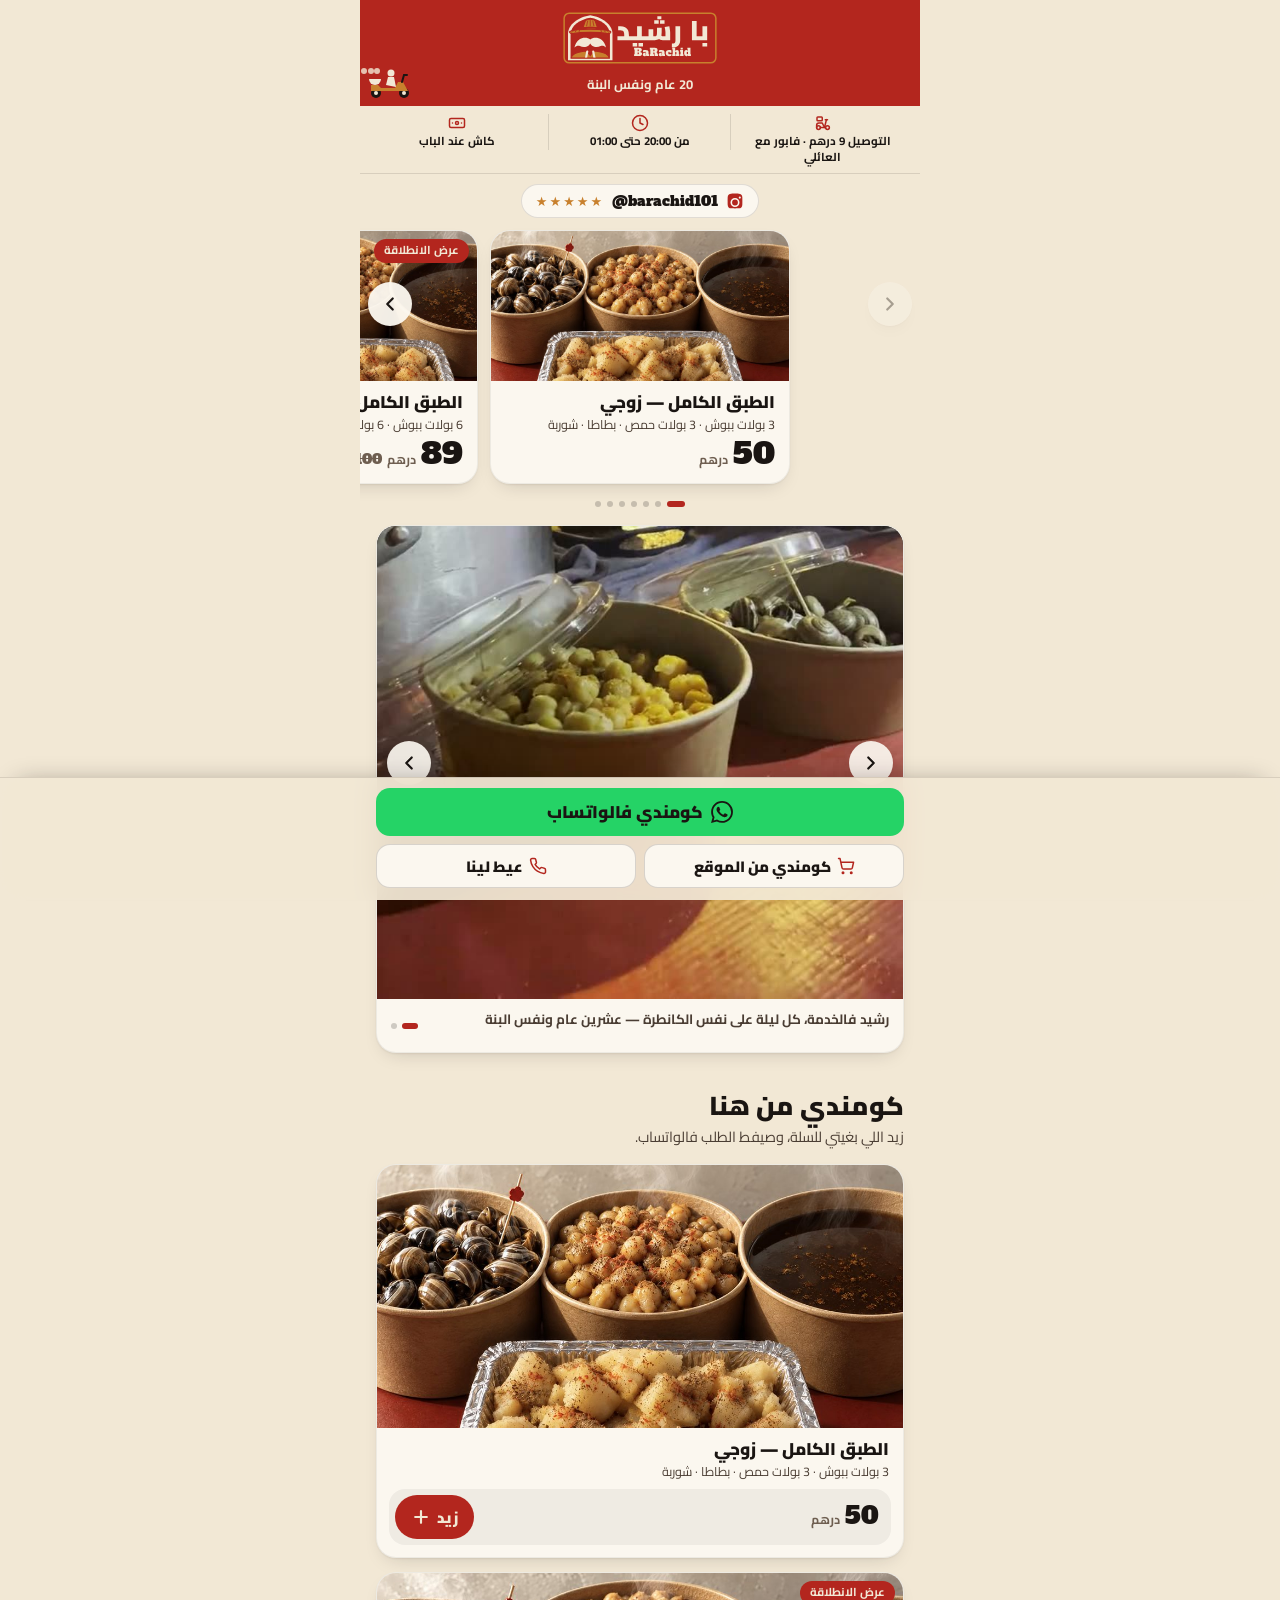
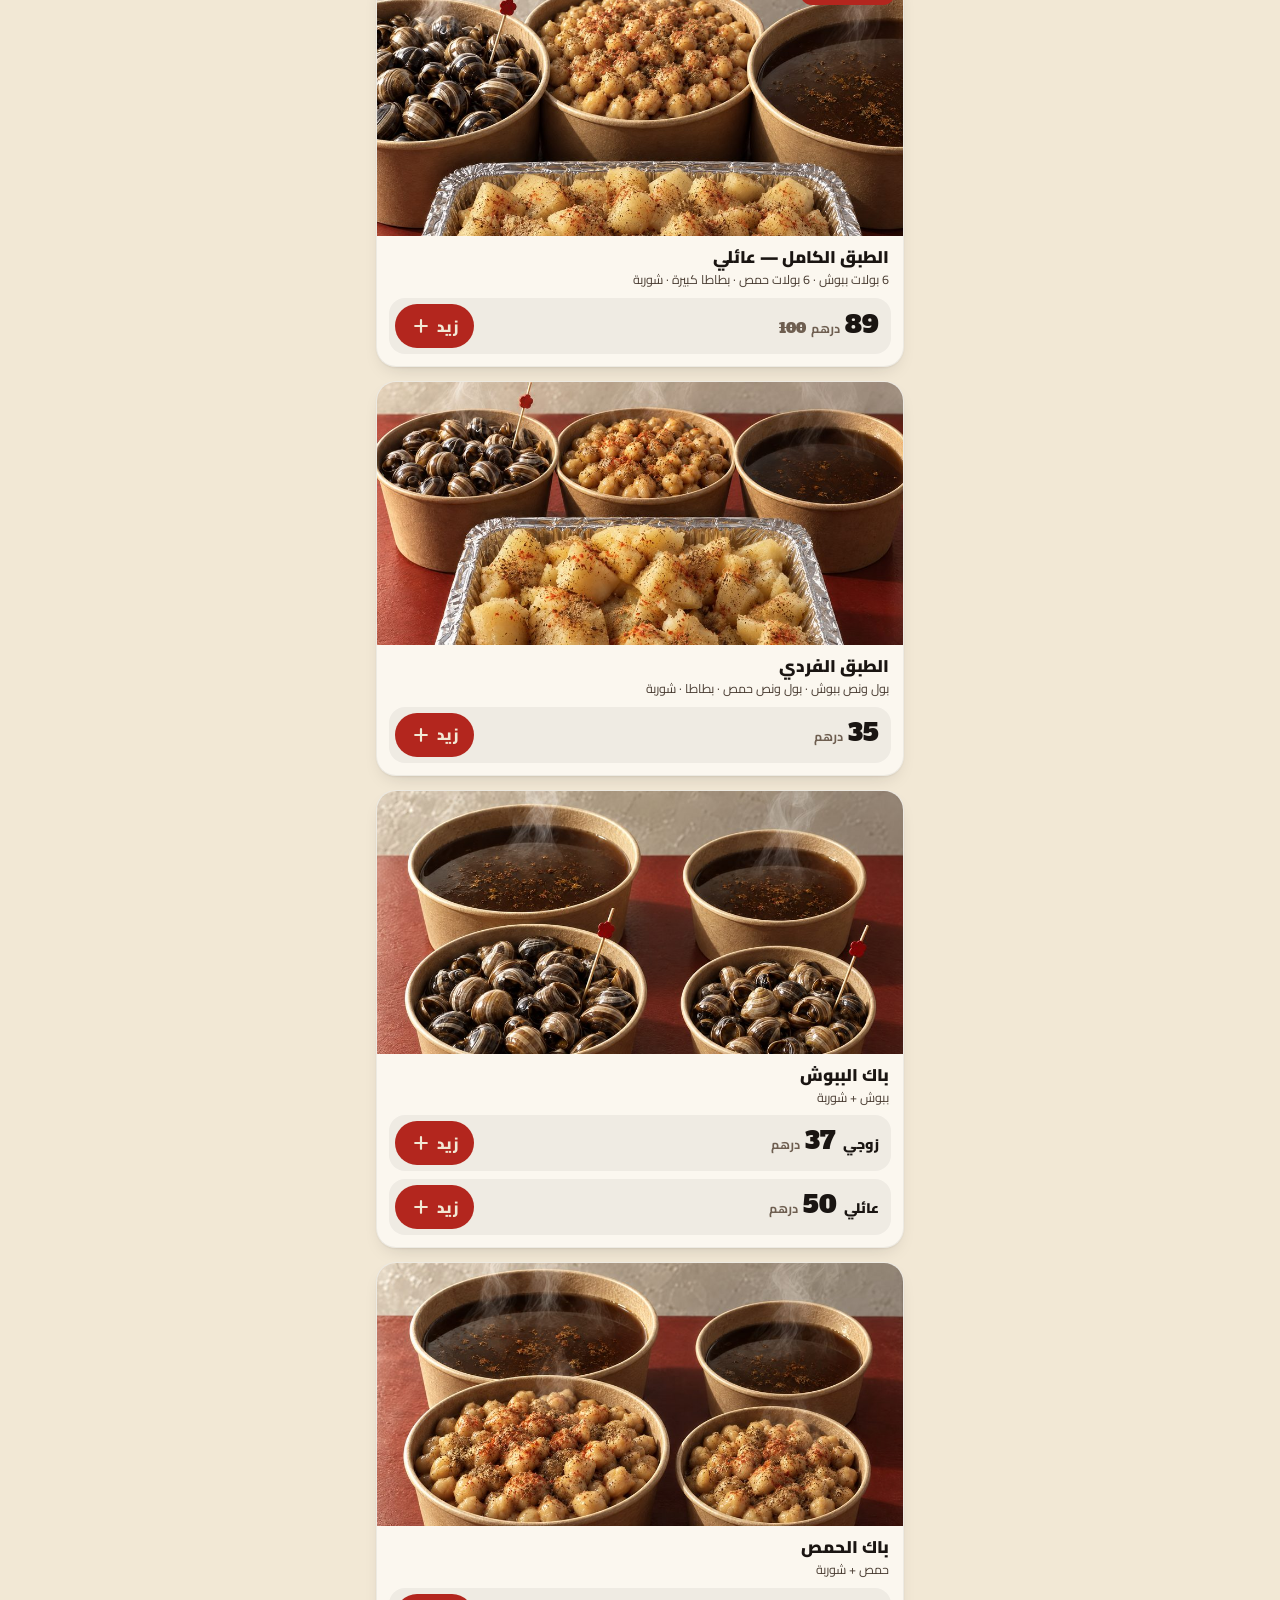
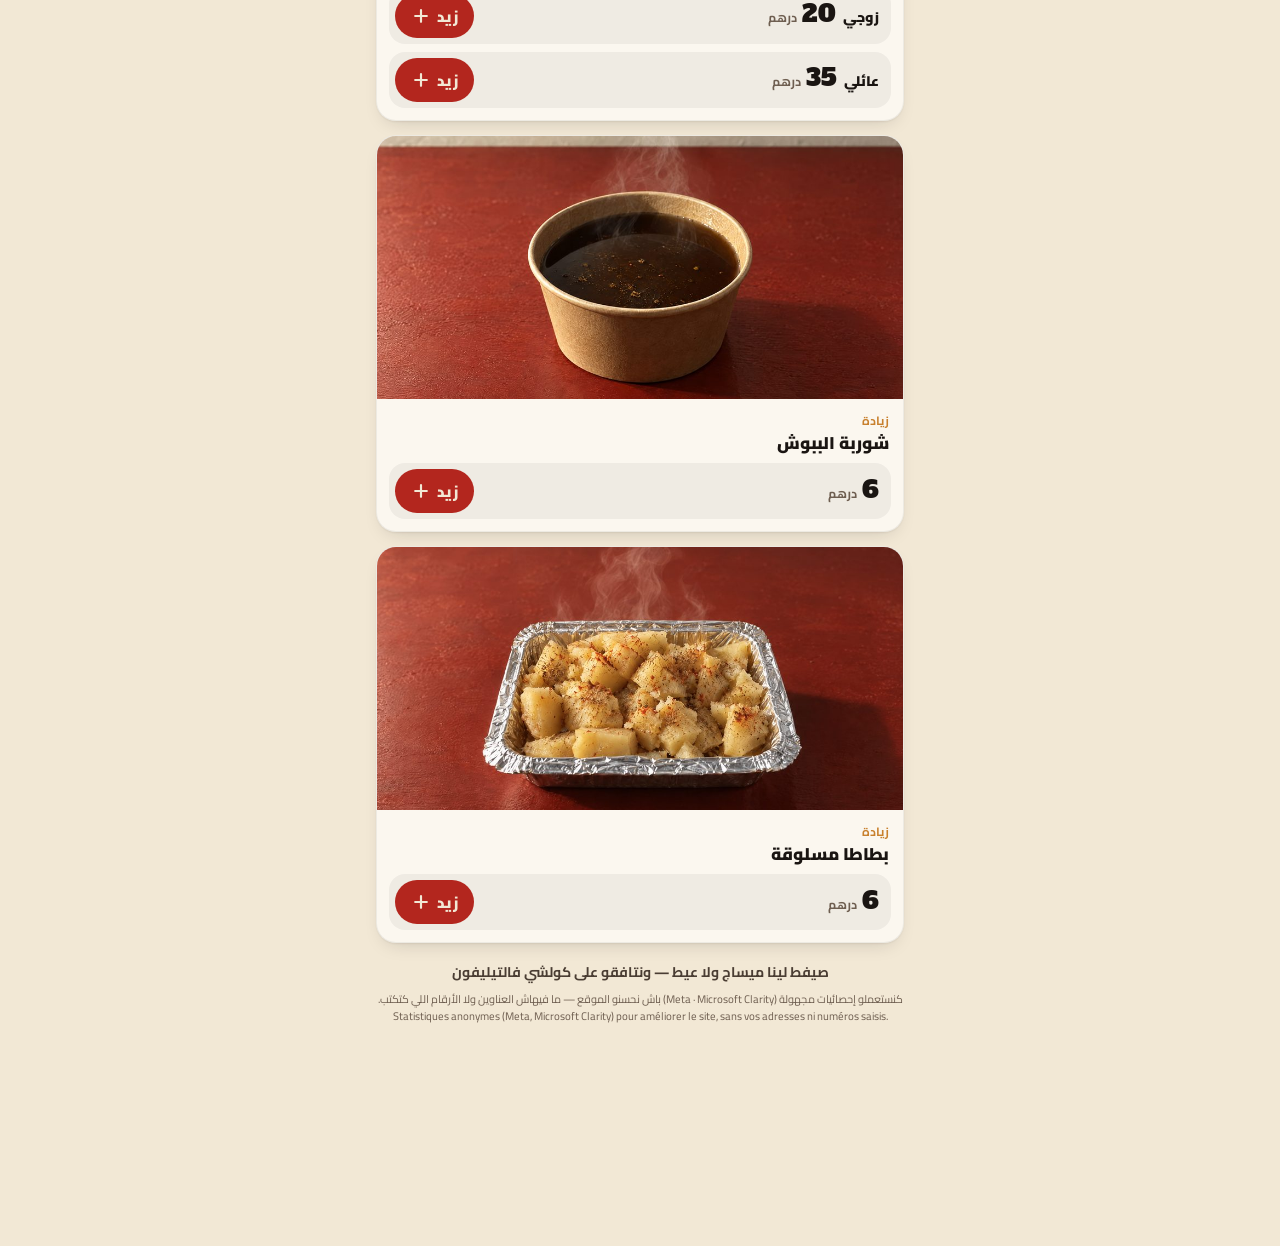
<file: index.html>
<!doctype html>
<html lang="ar" dir="rtl">
<head>
<meta charset="utf-8">
<!-- maximum-scale=1: no accidental zoom (double-tap, input focus) — this page is used like an app -->
<meta name="viewport" content="width=device-width, initial-scale=1, maximum-scale=1, viewport-fit=cover">
<title>با رشيد — ماكلة الشارع فطنجة</title>
<meta name="description" content="ببوش با رشيد فطنجة — 20 عام ونفس البنة. كومندي فالواتساب ولا عيط لينا. التوصيل 9 درهم، فابور مع الطبق العائلي.">
<meta name="theme-color" content="#B3261E">
<link rel="icon" href="favicon.ico" sizes="any">
<link rel="icon" type="image/png" sizes="32x32" href="favicon-32.png">
<link rel="icon" type="image/png" sizes="16x16" href="favicon-16.png">
<link rel="apple-touch-icon" href="apple-touch-icon.png">
<link rel="manifest" href="site.webmanifest">
<meta property="og:title" content="BaRachid · با رشيد">
<meta property="og:description" content="ببوش با رشيد فطنجة — 20 عام ونفس البنة. كومندي فالواتساب ولا عيط لينا.">
<meta property="og:image" content="https://barachid101.github.io/og-image-1200x630.png">
<meta property="og:image:width" content="1200">
<meta property="og:image:height" content="630">
<meta property="og:type" content="website">
<link rel="stylesheet" href="fonts/fonts.css">
<link rel="preload" as="image" href="img/p-complet-zouji-1017.jpg">

<!-- Meta pixel — the ONE deliberate external request (ad optimization). Async and
     failure-proof: if it never loads, the page works exactly the same. -->
<script>
!function(f,b,e,v,n,t,s){if(f.fbq)return;n=f.fbq=function(){n.callMethod?
n.callMethod.apply(n,arguments):n.queue.push(arguments)};if(!f._fbq)f._fbq=n;
n.push=n;n.loaded=!0;n.version='2.0';n.queue=[];t=b.createElement(e);t.async=!0;
t.src=v;s=b.getElementsByTagName(e)[0];s.parentNode.insertBefore(t,s)}(window,
document,'script','https://connect.facebook.net/en_US/fbevents.js');
fbq('init', '1383881153502599');
fbq('track', 'PageView');
</script>
<!-- Microsoft Clarity — heatmaps + session recordings (free). Masking is set to STRICT in
     the Clarity project settings, so typed addresses are never recorded. Same failure
     rule as the pixel: async, and the page never waits for it. Empty id = not loaded. -->
<script>
(function (c, l, a, r, i, t, y) {
  if (!i) return;
  c[a] = c[a] || function () { (c[a].q = c[a].q || []).push(arguments); };
  t = l.createElement(r); t.async = 1; t.src = 'https://www.clarity.ms/tag/' + i;
  y = l.getElementsByTagName(r)[0]; y.parentNode.insertBefore(t, y);
})(window, document, 'clarity', 'script', '');
</script>

<style>
  :root {
    --red: #B3261E; --amber: #C8802D; --cream: #F2E8D5; --ink: #1A1512;
    --card: #FBF7EF; --text2: #4A3D33; --muted: #6E5E50; --ph: #E7D6B8;
    --hair: rgba(26,21,18,.12); --line: rgba(26,21,18,.16); --tint: rgba(26,21,18,.05);
    --wa: #25D366; --ok: #1E7A46;
    --shadow: 0 1px 2px rgba(26,21,18,.06), 0 8px 20px -10px rgba(26,21,18,.22);
    --ease: cubic-bezier(.2,.8,.25,1);
    /* gallery card + photo geometry — ONE place to change after the photo shoot
       (fold test in landing_smoke.py guards the price-above-the-fold rule) */
    --card-w: min(69vw, 300px);
    --photo-h: calc(var(--card-w) / 2);
  }
  * { margin: 0; padding: 0; box-sizing: border-box; -webkit-tap-highlight-color: transparent; }
  /* the hidden attribute must beat display:flex/grid rules (cart bar, sheet rows) */
  [hidden] { display: none !important; }
  /* app feel: no double-tap zoom, no font inflation, no rubber-band pull on the page */
  html {
    scroll-behavior: smooth; background: var(--cream);
    -webkit-text-size-adjust: 100%; text-size-adjust: 100%;
    touch-action: manipulation; overscroll-behavior-y: none;
  }
  body {
    background: var(--cream); color: var(--ink);
    font-family: 'Cairo', system-ui, sans-serif; font-weight: 400;
    min-height: 100svh; display: flex; flex-direction: column; align-items: center;
    text-align: center; touch-action: pan-x pan-y;
    -webkit-user-select: none; user-select: none; -webkit-touch-callout: none;
  }
  input { -webkit-user-select: text; user-select: text; }
  button { font: inherit; color: inherit; -webkit-appearance: none; appearance: none; touch-action: manipulation; }
  :focus-visible { outline: 3px solid var(--amber); outline-offset: 2px; }
  .vh { position: absolute; width: 1px; height: 1px; overflow: hidden; clip: rect(0 0 0 0); white-space: nowrap; }
  .wrap { width: 100%; max-width: 560px; padding: 0 0 220px; }
  .pad { padding-left: 16px; padding-right: 16px; }
  .ic { width: 18px; height: 18px; flex-shrink: 0; fill: none; stroke: currentColor;
        stroke-width: 2; stroke-linecap: round; stroke-linejoin: round; }
  .num { font-family: 'Alfa Slab One', 'Cairo', sans-serif; font-weight: 400; }

  /* header band: sign plate + tagline; the rider rides along its bottom edge */
  .head { position: relative; overflow: hidden; background: var(--red);
          padding: calc(8px + env(safe-area-inset-top)) 16px 8px; }
  .plate { display: block; height: 60px; width: auto; margin: 0 auto; }
  /* inline-block: the box hugs the centred text (the rider check measures this box) */
  .tag { display: inline-block; color: var(--cream); font-size: 13px; font-weight: 700; line-height: 1.4; margin-top: 4px; }

  /* three equal columns — delivery, hours, cash — icon over label, one centre axis */
  .info {
    display: grid; grid-template-columns: repeat(3, minmax(0, 1fr)); align-items: start;
    padding: 8px 6px; border-bottom: 1px solid var(--hair);
  }
  .info > span {
    display: flex; flex-direction: column; align-items: center; gap: 2px; padding: 0 6px;
    font-size: 11.5px; font-weight: 700; line-height: 1.35;
  }
  .info > span + span { border-inline-start: 1px solid var(--hair); }
  .info .ic { width: 18px; height: 18px; color: var(--red); }

  /* Instagram + 5-star trust row */
  .igrow-wrap { margin: 10px 0 6px; }
  .igrow {
    display: inline-flex; align-items: center; gap: 8px; min-height: 34px;
    padding: 4px 14px; border-radius: 999px; text-decoration: none;
    background: var(--card); border: 1px solid var(--hair); color: var(--ink);
    transition: transform .12s var(--ease);
  }
  .igrow:active { transform: scale(.97); }
  .ig-ic { flex-shrink: 0; color: var(--red); }
  .ighandle { font-size: 14px; }
  .igstars { color: var(--amber); font-size: 13px; letter-spacing: 2px; }

  /* ── the card gallery — best-seller first, one card per swipe, every card centred ── */
  .gwrap { position: relative; }
  .gallery {
    display: flex; gap: 12px; overflow-x: auto; overscroll-behavior-x: contain;
    scroll-snap-type: x mandatory; -webkit-overflow-scrolling: touch;
    padding: 4px 0 16px; scrollbar-width: none;
  }
  .gallery::-webkit-scrollbar { display: none; }
  /* spacers instead of padding (Safari drops a scroller's end padding): each one is
     exactly the room that centres the first / last card */
  .gallery::before, .gallery::after { content: ''; flex: 0 0 calc((100% - var(--card-w)) / 2 - 12px); }
  /* the card is a button that flips: front = the order open and steaming, back = the same
     order closed with the red seal. The faces carry the look; the card only holds the 3D. */
  .gcard {
    flex: 0 0 var(--card-w); scroll-snap-align: center; scroll-snap-stop: always;
    position: relative; display: block; padding: 0; border: 0; background: none; cursor: pointer;
    text-align: right; color: var(--ink); font: inherit; perspective: 1400px;
    -webkit-user-select: none; user-select: none;
  }
  .gflip { position: relative; display: grid; transform-style: preserve-3d;
           transition: transform .7s cubic-bezier(.45,.05,.55,.95); }  /* symmetric: edge-on exactly at .35 s */
  .gcard.is-flipped .gflip { transform: rotateY(180deg); }
  .gface {
    grid-area: 1 / 1; display: block; overflow: hidden; border-radius: 20px;
    background: var(--card); border: 1px solid rgba(26,21,18,.06); box-shadow: var(--shadow);
    -webkit-backface-visibility: hidden; backface-visibility: hidden; transform: rotateY(0deg);
  }
  .gback { transform: rotateY(180deg); }
  /* Safari flattens 3D inside a horizontal scroller and then ignores backface-visibility,
     so each face also switches visibility at the exact midpoint of the turn (.35 s of .7 s) */
  .gfront, .gback { transition: visibility 0s linear .35s; }
  .gback, .gcard.is-flipped .gfront { visibility: hidden; }
  .gcard.is-flipped .gback { visibility: visible; }
  .gcard:focus-visible { outline: none; }
  .gcard:focus-visible .gface { outline: 3px solid var(--amber); outline-offset: 2px; }
  /* one-time hint that the row moves: the cards lean toward the next one and settle.
     A transform, never a scroll — it can't fight the snap. */
  .gallery.is-nudge .gcard { animation: peek 1.1s var(--ease); }
  @keyframes peek { 45% { transform: translateX(26px); } }
  .gphoto, .ophoto { position: relative; display: block; background: var(--ph); }
  .gphoto { height: var(--photo-h); }
  .gphoto img, .ophoto img {
    width: 100%; height: 100%; object-fit: cover; display: block;
    -webkit-user-drag: none; pointer-events: none;
  }
  .flipicon {
    position: absolute; bottom: 8px; left: 8px; width: 32px; height: 32px;
    border-radius: 50%; display: grid; place-items: center;
    background: rgba(242,232,213,.9); color: var(--ink);
  }
  .flipicon .ic { width: 16px; height: 16px; stroke-width: 2.2; }
  .badge {
    position: absolute; top: 8px; right: 8px; padding: 2px 10px; border-radius: 999px;
    font-size: 11.5px; font-weight: 700; line-height: 1.7;
  }
  .badge-amber { background: var(--amber); color: var(--ink); }
  .badge-red { background: var(--red); color: var(--cream); }
  .gbody, .obody { display: block; padding: 10px 14px 12px; }
  .gkick, .okick { display: block; font-size: 12px; font-weight: 700; color: var(--amber); }
  .gname, .oname { display: block; font-size: 17px; font-weight: 900; line-height: 1.35; }
  .gsub, .osub { display: block; font-size: 12.5px; color: var(--text2); line-height: 1.5; margin-top: 2px; }
  .gprice, .oprice { display: flex; align-items: baseline; gap: 5px; flex-wrap: wrap; }
  .gprice { margin-top: 4px; }
  .gprice b, .oprice b { font-family: 'Alfa Slab One', 'Cairo', sans-serif; font-weight: 400; color: var(--ink); font-size: 30px; line-height: 1; }
  .gprice small, .oprice small { font-size: 12.5px; font-weight: 700; color: var(--muted); }
  .gprice s, .oprice s { font-family: 'Alfa Slab One', 'Cairo', sans-serif; color: var(--muted); font-size: 14px; }
  .gprice .sz, .oprice .sz { font-size: 13px; font-weight: 700; color: var(--text2); }
  .gprice .sep { color: var(--muted); margin: 0 3px; }
  .gprice-2 b { font-size: 24px; }
  /* twin arrows: same size, same style, mirrored on the centre axis; they sit over the
     neighbour peeks, never over the centred card */
  .garrow {
    position: absolute; top: calc(4px + var(--photo-h) / 2 - 22px); z-index: 3;
    width: 44px; height: 44px; border-radius: 50%; border: none; cursor: pointer;
    display: grid; place-items: center;
    background: rgba(251,247,239,.96); color: var(--ink); box-shadow: var(--shadow);
    transition: opacity .2s, transform .12s var(--ease);
  }
  .garrow .ic { width: 22px; height: 22px; stroke-width: 2.4; }
  .garrow-l { left: 8px; }
  .garrow-r { right: 8px; }
  .garrow.is-end { opacity: .35; }
  .garrow:active { transform: scale(.92); }
  .dots { display: flex; gap: 6px; justify-content: center; margin: 0 0 4px; }
  .dot { width: 6px; height: 6px; border-radius: 999px; background: rgba(26,21,18,.2); transition: width .25s var(--ease), background .25s; }
  .dot.on { width: 18px; background: var(--red); }

  .vidbox { margin: 18px 16px 0; border-radius: 20px; overflow: hidden;
            background: var(--card); box-shadow: var(--shadow); border: 1px solid rgba(26,21,18,.06); }
  /* stacked clips, one visible; the stage keeps one fixed shape so nothing jumps */
  .vstage { position: relative; aspect-ratio: 720 / 648; background: var(--ink); overflow: hidden; touch-action: pan-y; }
  .vslide { position: absolute; inset: 0; width: 100%; height: 100%; object-fit: cover; display: block;
            opacity: 0; transition: opacity .45s ease; }
  .vslide.is-on { opacity: 1; }
  .varrow {
    position: absolute; top: 50%; margin-top: -22px; z-index: 2; width: 44px; height: 44px;
    border-radius: 50%; border: none; cursor: pointer; display: grid; place-items: center;
    background: rgba(251,247,239,.92); color: var(--ink); box-shadow: var(--shadow);
    transition: transform .12s var(--ease);
  }
  .varrow:active { transform: scale(.92); }
  .varrow .ic { width: 22px; height: 22px; stroke-width: 2.4; }
  .varrow-l { left: 10px; }
  .varrow-r { right: 10px; }
  .vfoot { display: flex; align-items: center; justify-content: space-between; gap: 10px; padding: 10px 14px; }
  .vdots { display: flex; gap: 5px; flex-shrink: 0; }
  .vdots span { width: 6px; height: 6px; border-radius: 999px; background: rgba(26,21,18,.2); transition: width .25s var(--ease), background .25s; }
  .vdots span.on { width: 16px; background: var(--red); }
  .vidcap { font-size: 13.5px; font-weight: 700; color: var(--text2); line-height: 1.6; min-height: 2.4em; }
  .privacy { margin: 6px 16px 0; font-size: 11px; line-height: 1.6; color: var(--muted); text-align: center; }
  .note { margin: 18px 16px 0; color: var(--text2); font-size: 14px; font-weight: 700; line-height: 1.7; }

  /* ordering options — fixed, always on screen. Grid: WA full width, then order + call
     as twins; the cart bar spans the top when the cart has items. Centred at max 528. */
  .actions {
    position: fixed; bottom: 0; right: 0; left: 0; z-index: 5;
    display: grid; grid-template-columns: repeat(2, minmax(0, 1fr)); gap: 8px;
    padding: 10px max(16px, calc((100% - 528px) / 2)) calc(12px + env(safe-area-inset-bottom));
    background: rgba(242,232,213,.94); border-top: 1px solid var(--hair);
    -webkit-backdrop-filter: saturate(1.5) blur(14px); backdrop-filter: saturate(1.5) blur(14px);
    box-shadow: 0 -10px 24px -18px rgba(26,21,18,.45);
  }
  .btn {
    display: flex; align-items: center; justify-content: center; gap: 8px;
    border-radius: 14px; text-decoration: none; white-space: nowrap;
    font-family: 'Cairo', sans-serif; font-weight: 900;
    transition: transform .12s var(--ease);
  }
  .btn:active { transform: scale(.97); }
  .btn .ic { width: 20px; height: 20px; }
  .btn-wa { grid-column: 1 / -1; min-height: 48px; font-size: 17px; background: var(--wa); color: var(--ink); }
  .wa-ic { flex-shrink: 0; }
  /* the twins: same surface, same border, same icon colour — labels shrink a little
     on 360 px phones so they never spill out */
  .btn-order, .btn-call {
    min-height: 44px; padding: 0 6px; gap: 6px; font-size: clamp(13px, 3.8vw, 15px);
    background: var(--card); color: var(--ink); border: 1px solid var(--line);
  }
  .btn-order .ic, .btn-call .ic { width: 18px; height: 18px; color: var(--red); }
  /* the order button steps aside while the add-to-cart section is on screen;
     the call button then takes the whole row */
  .btn-order.is-away { display: none; }
  .btn-order.is-away + .btn-call { grid-column: 1 / -1; }

  /* ── the in-page order section: same products stacked, + / stepper per size ── */
  .order { margin: 36px 16px 0; scroll-margin-top: 12px; text-align: right; }
  .order-h { font-size: 26px; font-weight: 900; line-height: 1.3; }
  .order-sub { color: var(--text2); font-size: 14.5px; margin: 2px 0 16px; line-height: 1.6; }
  .ocard {
    position: relative; overflow: hidden; border-radius: 20px; margin-bottom: 14px;
    background: var(--card); border: 1px solid rgba(26,21,18,.06); box-shadow: var(--shadow);
    transition: box-shadow .2s;
  }
  /* a ring, not a border: the in-cart state never shifts the card's content */
  .ocard.is-in-cart { box-shadow: 0 0 0 2px var(--red), var(--shadow); }
  .ophoto { aspect-ratio: 2 / 1; }
  .incart-tag {
    display: none; position: absolute; top: 8px; left: 8px; z-index: 1;
    align-items: center; gap: 4px; padding: 2px 10px 2px 8px; border-radius: 999px;
    background: var(--ink); color: var(--cream); font-size: 12px; font-weight: 700; line-height: 1.7;
  }
  .incart-tag .ic { width: 14px; height: 14px; stroke-width: 2.6; }
  .ocard.is-in-cart .incart-tag { display: inline-flex; }
  .obody { padding-bottom: 8px; }
  .orows { display: flex; flex-direction: column; gap: 8px; padding: 0 12px 12px; }
  .orow {
    display: flex; align-items: center; justify-content: space-between; gap: 10px;
    min-height: 56px; padding: 6px 12px 6px 6px; border-radius: 16px; background: var(--tint);
  }
  .oprice b { font-size: 24px; }
  .oprice .sz { font-size: 14px; color: var(--ink); font-weight: 900; margin-left: 2px; }
  /* qty control: «زيد +» pill while that size is not in the cart, red − n + stepper once it is */
  .qty {
    display: flex; align-items: center; flex-shrink: 0; height: 44px; border-radius: 999px;
    background: var(--red); color: var(--cream);
  }
  .qbtn, .obtn {
    height: 44px; min-width: 44px; border: none; border-radius: 999px; cursor: pointer;
    background: transparent; color: inherit; display: flex; align-items: center; justify-content: center;
  }
  .qbtn .ic, .obtn .ic { width: 20px; height: 20px; stroke-width: 2.6; }
  .obtn { gap: 6px; padding: 0 16px; font-family: 'Cairo', sans-serif; font-size: 15px; font-weight: 900; }
  .qn { min-width: 22px; text-align: center; font-family: 'Alfa Slab One', 'Cairo', sans-serif; font-size: 16px; }
  .qty .qbtn, .qty .qn { display: none; }
  .qty.is-in .qbtn, .qty.is-in .qn { display: flex; justify-content: center; }
  .qty.is-in .obtn { padding: 0; }
  .qty.is-in .add-lbl { display: none; }
  .qbtn:active, .obtn:active { background: rgba(0,0,0,.18); }
  .obtn.is-flash .ic { animation: pop .35s var(--ease); }
  @keyframes pop { 50% { transform: scale(1.45); } }

  /* cart bar — spans the top of the action grid; hidden when empty */
  #cart-empty { display: none !important; }
  .cartbar-btn {
    grid-column: 1 / -1; min-height: 50px; padding: 0 12px 0 14px;
    display: flex; align-items: center; justify-content: space-between;
    border: none; border-radius: 14px; cursor: pointer;
    background: var(--ink); color: var(--cream);
    font-family: 'Cairo', sans-serif; font-weight: 900; font-size: 15px;
    transition: transform .12s var(--ease);
    animation: rise .3s var(--ease);
  }
  .cartbar-btn:active { transform: scale(.98); }
  @keyframes rise { from { transform: translateY(12px); opacity: 0; } }
  .cartbar-live { display: flex; align-items: center; gap: 10px; }
  .cart-badge {
    display: inline-grid; place-items: center; min-width: 28px; height: 28px; padding: 0 6px; border-radius: 999px;
    background: var(--amber); color: var(--ink); font-family: 'Alfa Slab One', 'Cairo', sans-serif; font-size: 14px;
  }
  .cart-badge.is-bump { animation: bump .3s; }
  @keyframes bump { 50% { transform: scale(1.3); } }
  .cartbar-cta { display: inline-flex; align-items: center; gap: 2px; font-size: 14px; }
  .cartbar-cta .ic { width: 16px; height: 16px; }

  /* checkout sheet — behavior driven by js/app.js */
  .scrim {
    position: fixed; inset: 0; z-index: 50; background: rgba(26,21,18,.55);
    transition: opacity .25s; opacity: 0; pointer-events: none;
  }
  .scrim.is-open { opacity: 1; pointer-events: auto; }
  .sheet {
    position: fixed; right: 0; left: 0; bottom: 0; z-index: 60;
    display: flex; justify-content: center;
    transform: translateY(105%); visibility: hidden;
    transition: transform .3s var(--ease), visibility 0s linear .3s;
  }
  .sheet.is-open {
    transform: translateY(0); visibility: visible;
    transition: transform .3s var(--ease), visibility 0s;
  }
  .sheet.is-drag { transition: none; }
  .sheet-panel {
    width: 100%; max-width: 560px; background: var(--cream); color: var(--ink);
    border-radius: 24px 24px 0 0; max-height: 88vh; max-height: 88svh; overflow-y: auto;
    overscroll-behavior: contain;
    padding: 6px 16px calc(22px + env(safe-area-inset-bottom)); text-align: right;
    box-shadow: 0 -12px 32px -12px rgba(26,21,18,.4);
  }
  .sheet-grab { display: flex; justify-content: center; padding: 8px 0 12px; }
  .sheet-grab span { width: 40px; height: 5px; border-radius: 3px; background: rgba(26,21,18,.22); }
  .sheet-grab, .sheet-head { touch-action: none; }
  .sheet-head { display: flex; align-items: center; justify-content: space-between; margin-bottom: 14px; }
  .sheet-title { margin: 0; font-size: 22px; font-weight: 900; }
  .sheet-x {
    width: 44px; height: 44px; border-radius: 50%; cursor: pointer; border: none;
    background: var(--tint); color: var(--ink); display: grid; place-items: center;
  }
  .lines { display: flex; flex-direction: column; gap: 8px; }
  .line {
    display: flex; align-items: center; gap: 10px; padding: 10px 10px 10px 12px; border-radius: 16px;
    background: var(--card); border: 1px solid rgba(26,21,18,.06);
  }
  .line-txt { flex: 1; min-width: 0; }
  .line-name { font-size: 15px; font-weight: 900; line-height: 1.4; }
  .line-sub { font-size: 12.5px; color: var(--text2); margin-top: 1px; }
  .stepper { display: flex; align-items: center; gap: 2px; border-radius: 999px; padding: 2px; background: var(--tint); }
  .step-btn { width: 40px; height: 40px; border-radius: 50%; border: none; font-size: 20px; font-weight: 900; line-height: 1;
              cursor: pointer; display: grid; place-items: center; transition: transform .12s var(--ease); }
  .step-btn:active { transform: scale(.9); }
  .step-dec { background: var(--card); color: var(--ink); box-shadow: inset 0 0 0 1px var(--line); }
  .step-inc { background: var(--red); color: var(--cream); }
  .step-btn .ic { width: 18px; height: 18px; stroke-width: 2.6; }
  .line-qty { min-width: 22px; text-align: center; font-family: 'Alfa Slab One', 'Cairo', sans-serif; font-size: 15px; }
  .line-total { min-width: 56px; text-align: left; font-family: 'Alfa Slab One', 'Cairo', sans-serif; font-size: 15px; }
  .total-row {
    display: flex; align-items: baseline; justify-content: space-between;
    margin: 16px 2px 12px; padding-top: 14px; border-top: 1px solid var(--hair);
  }
  .total-lbl { font-size: 16px; font-weight: 700; }
  .total-val { font-family: 'Alfa Slab One', 'Cairo', sans-serif; font-size: 26px; color: var(--ink); line-height: 1; }
  .total-row-sub { margin: -4px 2px 0; padding-top: 0; border-top: 0; }
  .total-lbl-sub { font-size: 15px; color: var(--text2); }
  .total-val-sub { font-size: 16px; }
  .total-val-sub.is-free { font-family: 'Cairo', sans-serif; font-weight: 900; color: var(--ok); }
  .total-row-grand { margin-top: 10px; padding-top: 12px; border-top: 1px solid var(--hair); }
  .total-row-grand .total-val { font-size: 30px; }
  /* the unit is a quiet label next to the number, never as loud as the number */
  .total-val small, .line-total small { font-family: 'Cairo', sans-serif; font-weight: 700; font-size: 13px; color: var(--muted); margin-right: 3px; }
  .free-nudge {
    margin: 12px 0 0; padding: 12px 14px; border-radius: 14px;
    background: rgba(200,128,45,.16); border: 1px solid rgba(200,128,45,.35); font-size: 14px; font-weight: 700;
  }
  .addr-toggle {
    margin-top: 16px; width: 100%; min-height: 48px; padding: 0 14px; border-radius: 14px; cursor: pointer;
    border: 1.5px dashed var(--line); background: transparent; color: var(--ink);
    font-family: 'Cairo', sans-serif; font-size: 15px; font-weight: 700;
    display: flex; align-items: center; gap: 8px;
  }
  .addr-toggle .ic { width: 18px; height: 18px; color: var(--red); flex-shrink: 0; }
  .addr-toggle .addr-chev { margin-right: auto; transition: transform .2s var(--ease); }
  .addr-toggle[aria-expanded="true"] .addr-chev { transform: rotate(45deg); }
  .addr-box .addr-head { margin-top: 16px; }
  .sheet-foot {
    position: sticky; bottom: calc(-22px - env(safe-area-inset-bottom)); z-index: 2;
    margin: 14px -16px calc(-22px - env(safe-area-inset-bottom));
    padding: 4px 16px calc(14px + env(safe-area-inset-bottom));
    background: var(--cream); box-shadow: 0 -10px 16px -12px rgba(26,21,18,.35);
  }
  .sheet-foot .send-reassure { margin: 8px 2px 8px; }
  .addr-head { font-size: 17px; font-weight: 900; margin: 22px 0 2px; }
  .addr-hint { margin: 0 0 14px; font-size: 12.5px; line-height: 1.7; color: var(--text2); }
  .addr-lbl { display: block; font-size: 14px; font-weight: 700; margin-bottom: 6px; }
  .addr-fr { color: var(--muted); font-weight: 400; font-size: 12px; }
  .addr-lbl-gap { margin-top: 12px; }
  /* 16 px is the floor: iPhone zooms the whole page into any smaller input on focus */
  .addr {
    width: 100%; padding: 11px 14px; border-radius: 12px; background: var(--card);
    border: 1px solid var(--line); color: var(--ink); -webkit-appearance: none; appearance: none;
    font-family: 'Cairo', sans-serif; font-size: 16px; line-height: 1.6; outline: none; min-height: 48px;
    transition: border-color .15s, box-shadow .15s;
  }
  .addr::placeholder { color: var(--muted); }
  .addr:focus { border-color: var(--amber); box-shadow: 0 0 0 3px rgba(200,128,45,.22); }
  .locchip {
    margin-top: 12px; display: flex; align-items: center; gap: 8px; min-height: 44px;
    padding: 10px 14px; border-radius: 999px; font-size: 13.5px; font-weight: 700;
  }
  .locchip.is-ok { background: rgba(30,122,70,.12); border: 1px solid rgba(30,122,70,.45); color: #135C30; }
  .locchip.is-ok::before {
    content: ''; width: 18px; height: 18px; flex-shrink: 0; background: currentColor;
    -webkit-mask: url("data:image/svg+xml,%3Csvg xmlns='http://www.w3.org/2000/svg' viewBox='0 0 24 24' fill='none' stroke='black' stroke-width='2.6' stroke-linecap='round' stroke-linejoin='round'%3E%3Cpath d='M20 6 9 17l-5-5'/%3E%3C/svg%3E") center / contain no-repeat;
            mask: url("data:image/svg+xml,%3Csvg xmlns='http://www.w3.org/2000/svg' viewBox='0 0 24 24' fill='none' stroke='black' stroke-width='2.6' stroke-linecap='round' stroke-linejoin='round'%3E%3Cpath d='M20 6 9 17l-5-5'/%3E%3C/svg%3E") center / contain no-repeat;
  }
  .cta-ghost {
    width: 100%; border-radius: 12px; cursor: pointer; background: var(--card);
    border: 1px solid var(--line); color: var(--ink);
    font-family: 'Cairo', sans-serif; font-weight: 900;
    display: flex; align-items: center; justify-content: center; gap: 8px;
    transition: transform .12s var(--ease);
  }
  .cta-ghost:active { transform: scale(.98); }
  .cta-ghost .ic { color: var(--red); }
  .map-btn { margin-top: 12px; min-height: 48px; font-size: 15px; }
  .map-btn-opt { font-weight: 400; font-size: 13px; color: var(--text2); }

  /* ── full-screen location picker: slides up over the sheet; the pin is fixed at the
        centre and lifts while the map moves (the Glovo pattern) ── */
  .mapview {
    position: fixed; inset: 0; z-index: 80; display: flex; flex-direction: column;
    background: var(--cream); transform: translateY(100%); visibility: hidden;
    transition: transform .32s var(--ease), visibility 0s linear .32s;
  }
  .mapview.is-open { transform: none; visibility: visible; transition: transform .32s var(--ease), visibility 0s; }
  .mv-top {
    display: flex; align-items: center; justify-content: space-between; gap: 8px;
    padding: calc(8px + env(safe-area-inset-top)) 12px 8px; background: var(--cream);
    border-bottom: 1px solid var(--hair);
  }
  .mv-x {
    width: 44px; height: 44px; flex-shrink: 0; border-radius: 50%; border: none; cursor: pointer;
    background: var(--tint); color: var(--ink); display: grid; place-items: center;
  }
  .mv-ghost { visibility: hidden; }  /* mirrors the X so the title sits dead centre */
  .mv-title { font-size: 18px; font-weight: 900; }
  .mv-search { position: relative; z-index: 4; padding: 10px 12px; background: var(--cream); border-bottom: 1px solid var(--hair); }
  .mv-field {
    display: flex; align-items: center; gap: 8px; height: 48px; padding: 0 6px 0 14px; border-radius: 14px;
    background: var(--card); border: 1px solid var(--line); transition: border-color .15s, box-shadow .15s;
  }
  .mv-field:focus-within { border-color: var(--amber); box-shadow: 0 0 0 3px rgba(200,128,45,.22); }
  .mv-field > .ic { width: 20px; height: 20px; color: var(--muted); }
  /* 16 px: iPhone must not zoom in on focus */
  .mv-field input {
    flex: 1; min-width: 0; height: 100%; border: none; outline: none; background: transparent; color: var(--ink);
    font-family: 'Cairo', sans-serif; font-size: 16px; -webkit-appearance: none; appearance: none;
  }
  .mv-field input::placeholder { color: var(--muted); }
  .mv-field input::-webkit-search-cancel-button { display: none; }
  .mv-q-x {
    width: 36px; height: 36px; flex-shrink: 0; border: none; border-radius: 50%; cursor: pointer;
    background: var(--tint); color: var(--ink); display: grid; place-items: center;
  }
  .mv-q-x .ic { width: 16px; height: 16px; }
  .mv-results {
    position: absolute; left: 12px; right: 12px; top: calc(100% - 4px); list-style: none;
    max-height: 50vh; overflow-y: auto; overscroll-behavior: contain;
    background: var(--card); border-radius: 16px; box-shadow: 0 16px 32px -12px rgba(26,21,18,.45);
    border: 1px solid rgba(26,21,18,.08); padding: 4px 0;
  }
  .mv-res {
    display: flex; align-items: center; gap: 12px; width: 100%; min-height: 56px; padding: 8px 14px;
    border: none; background: transparent; cursor: pointer; text-align: right; color: var(--ink);
    font-family: 'Cairo', sans-serif;
  }
  .mv-res:active, .mv-res.is-active { background: var(--tint); }
  .mv-results li + li .mv-res { border-top: 1px solid var(--hair); }
  .mv-res .ic { width: 18px; height: 18px; color: var(--red); }
  .mv-res-txt { flex: 1; min-width: 0; }
  .mv-res-name { display: block; font-size: 15px; font-weight: 900; line-height: 1.4;
                 white-space: nowrap; overflow: hidden; text-overflow: ellipsis; }
  .mv-res-sub { display: block; font-size: 12.5px; color: var(--text2); line-height: 1.5;
                white-space: nowrap; overflow: hidden; text-overflow: ellipsis; }
  .mv-res-note { padding: 14px; font-size: 13.5px; font-weight: 700; color: var(--text2); line-height: 1.6; text-align: center; }
  .mv-mapwrap { position: relative; flex: 1; min-height: 0; background: #EDE6D8; }
  /* two classes: must beat maplibre-gl.css (.maplibregl-map { position: relative }), which loads later */
  .mv-mapwrap .mv-map { position: absolute; inset: 0; }
  .mv-pin {
    position: absolute; left: 50%; top: 50%; width: 40px; height: 52px;
    margin: -50px 0 0 -20px; pointer-events: none; z-index: 2;
  }
  .mv-pin svg { display: block; filter: drop-shadow(0 3px 4px rgba(26,21,18,.35)); transition: transform .2s var(--ease); }
  .mv-pin::after {   /* the spot on the ground the tip points at */
    content: ''; position: absolute; left: 50%; bottom: -4px; width: 12px; height: 5px; margin-left: -6px;
    border-radius: 50%; background: rgba(26,21,18,.35); transition: transform .2s var(--ease), opacity .2s;
  }
  .mapview.is-moving .mv-pin svg { transform: translateY(-12px); }
  .mapview.is-moving .mv-pin::after { transform: scale(.6); opacity: .6; }
  .mv-locate {
    position: absolute; left: 14px; bottom: 14px; z-index: 2; width: 48px; height: 48px; border-radius: 50%;
    border: none; cursor: pointer; display: grid; place-items: center;
    background: var(--card); color: var(--red); box-shadow: var(--shadow);
    transition: transform .12s var(--ease);
  }
  .mv-locate:active { transform: scale(.92); }
  .mv-locate .ic { width: 22px; height: 22px; }
  .mv-locate.is-busy .ic { animation: spin 1s linear infinite; }
  @keyframes spin { to { transform: rotate(360deg); } }
  .mv-msg {
    position: absolute; left: 16px; right: 16px; top: 16px; z-index: 3; padding: 10px 14px; border-radius: 14px;
    background: var(--ink); color: var(--cream); font-size: 13.5px; font-weight: 700; line-height: 1.6;
  }
  .mv-bottom {
    padding: 12px 16px calc(14px + env(safe-area-inset-bottom)); background: var(--cream);
    border-top: 1px solid var(--hair); box-shadow: 0 -10px 24px -18px rgba(26,21,18,.45);
  }
  .mv-hint { font-size: 13.5px; font-weight: 700; color: var(--text2); line-height: 1.6; margin-bottom: 10px; }
  .mv-confirm {
    width: 100%; min-height: 54px; border: none; border-radius: 14px; cursor: pointer;
    background: var(--red); color: var(--cream); font-family: 'Cairo', sans-serif; font-size: 18px; font-weight: 900;
    transition: opacity .2s, transform .12s var(--ease);
  }
  .mv-confirm:active { transform: scale(.98); }
  .mv-confirm[disabled] { opacity: .4; cursor: not-allowed; }
  /* MapLibre's own chrome, toned to the brand */
  .mapview .maplibregl-ctrl-attrib { font-size: 10px; background: rgba(251,247,239,.85); }
  .mapview .maplibregl-ctrl-bottom-right { bottom: 0; }
  .send-reassure { margin: 18px 2px 10px; text-align: center; font-size: 13.5px; font-weight: 700; line-height: 1.7; color: var(--text2); }
  .wa-btn {
    margin-top: 4px; width: 100%; min-height: 54px; border: none; border-radius: 14px;
    background: var(--wa); color: var(--ink);
    font-family: 'Cairo', sans-serif; font-size: 18px; font-weight: 900; cursor: pointer;
    display: flex; align-items: center; justify-content: center; gap: 10px;
    transition: opacity .2s, transform .12s var(--ease);
  }
  .wa-btn:active { transform: scale(.98); }
  .wa-btn[disabled] { cursor: not-allowed; opacity: .45; }
  .wa-btn.is-loading { cursor: progress; opacity: .8; }
  .sheet-note-sm { margin-top: 10px; display: flex; align-items: center; justify-content: center; gap: 6px;
                   font-size: 13px; font-weight: 700; color: var(--text2); }
  .sheet-note-sm .ic { width: 16px; height: 16px; }

  /* 320 px phones: the two-price line and the add pill tighten instead of wrapping */
  @media (max-width: 340px) {
    .gprice-2 b { font-size: 20px; }
    .gprice .sep { margin: 0 1px; }
    .obtn { padding: 0 12px; }
  }
  @media (prefers-reduced-motion: reduce) {
    *, *::before, *::after { animation: none !important; transition: none !important; scroll-behavior: auto !important; }
  }

  /* ── the delivery rider: pulls in from the LEFT edge of the header band and parks
        in the strip left of the plate, announces «وصل سخون وكيفور». Lives INSIDE the
        header and never crosses the plate or the tagline (landing_smoke samples the
        whole ride), so it can never cover a price, name, button or the brand. ── */
  #rider { position: absolute; bottom: 6px; left: -64px; z-index: 2; width: 48px; height: 36px; pointer-events: none; }
  #rider.is-run { left: 6px; transition: left 1.6s cubic-bezier(.2,.7,.3,1); }
  .rider-svg { display: block; width: 48px; height: 36px; transform: scaleX(-1); } /* drawn facing left; rides right */
  .rider-bubble {
    /* two short lines so it fits in the strip LEFT of the plate, even at 360 px */
    position: absolute; bottom: calc(100% + 2px); left: 0; width: 66px;
    text-align: center; line-height: 1.25;
    background: var(--cream); color: var(--ink); font-weight: 900; font-size: 11px;
    padding: 3px 6px; border-radius: 10px 10px 10px 3px;
    opacity: 0; transform: scale(.6); transform-origin: 0 100%; transition: opacity .25s, transform .25s;
  }
  #rider.is-said .rider-bubble { opacity: 1; transform: scale(1); }
  .rider-steam { position: absolute; top: 4px; left: 8px; opacity: 0; } /* over the bowl, which the mirror puts on the left */
  #rider.is-run .rider-steam { opacity: 1; }
  .rider-steam i {
    position: absolute; width: 6px; height: 6px; border-radius: 50%;
    background: rgba(242,232,213,.8); animation: rpuff 1s infinite;
  }
  .rider-steam i:nth-child(2) { right: 7px; animation-delay: .33s; }
  .rider-steam i:nth-child(3) { right: -6px; animation-delay: .66s; }
  @keyframes rpuff { 0% { transform: translateY(0) scale(.6); opacity: .9; } 100% { transform: translateY(-16px) scale(1.4); opacity: 0; } }
  @media (prefers-reduced-motion: reduce) { #rider { display: none; } }
</style>
</head>
<body>
<!-- icon sprite: 24 grid, 2 px stroke, round caps (style sheet). Use: <svg class="ic"><use href="#i-x"/></svg> -->
<svg width="0" height="0" style="position:absolute" aria-hidden="true">
  <symbol id="i-delivery" viewBox="0 0 24 24"><circle cx="6" cy="18" r="2.5"/><circle cx="18" cy="18" r="2.5"/><path d="M8.5 18H14l2.6-10.5"/><path d="M15 7.5h3"/><path d="M3.5 18v-3a3 3 0 0 1 3-3h4.5l3 6"/><rect x="4" y="4" width="7" height="5" rx="1"/></symbol>
  <symbol id="i-clock" viewBox="0 0 24 24"><circle cx="12" cy="12" r="10"/><path d="M12 6v6l4 2"/></symbol>
  <symbol id="i-cash" viewBox="0 0 24 24"><rect x="2" y="6" width="20" height="12" rx="2"/><circle cx="12" cy="12" r="2"/><path d="M6 12h.01M18 12h.01"/></symbol>
  <symbol id="i-cart" viewBox="0 0 24 24"><circle cx="8" cy="21" r="1"/><circle cx="19" cy="21" r="1"/><path d="M2.05 2.05h2l2.66 12.42a2 2 0 0 0 2 1.58h9.78a2 2 0 0 0 1.95-1.57l1.65-7.43H5.12"/></symbol>
  <symbol id="i-phone" viewBox="0 0 24 24"><path d="M22 16.92v3a2 2 0 0 1-2.18 2 19.79 19.79 0 0 1-8.63-3.07 19.5 19.5 0 0 1-6-6 19.79 19.79 0 0 1-3.07-8.67A2 2 0 0 1 4.11 2h3a2 2 0 0 1 2 1.72 12.84 12.84 0 0 0 .7 2.81 2 2 0 0 1-.45 2.11L8.09 9.91a16 16 0 0 0 6 6l1.27-1.27a2 2 0 0 1 2.11-.45 12.84 12.84 0 0 0 2.81.7A2 2 0 0 1 22 16.92z"/></symbol>
  <symbol id="i-pin" viewBox="0 0 24 24"><path d="M20 10c0 5-5.5 10.2-7.4 11.8a1 1 0 0 1-1.2 0C9.5 20.2 4 15 4 10a8 8 0 0 1 16 0"/><circle cx="12" cy="10" r="3"/></symbol>
  <symbol id="i-flip" viewBox="0 0 24 24"><path d="M3 12a9 9 0 0 1 15.5-6.2L21 8"/><path d="M21 3v5h-5"/><path d="M21 12a9 9 0 0 1-15.5 6.2L3 16"/><path d="M3 21v-5h5"/></symbol>
  <symbol id="i-check" viewBox="0 0 24 24"><path d="M20 6 9 17l-5-5"/></symbol>
  <symbol id="i-close" viewBox="0 0 24 24"><path d="M18 6 6 18M6 6l12 12"/></symbol>
  <symbol id="i-left" viewBox="0 0 24 24"><path d="m15 18-6-6 6-6"/></symbol>
  <symbol id="i-locate" viewBox="0 0 24 24"><circle cx="12" cy="12" r="7"/><circle cx="12" cy="12" r="2.5"/><path d="M12 2v3M12 19v3M2 12h3M19 12h3"/></symbol>
  <symbol id="i-search" viewBox="0 0 24 24"><circle cx="11" cy="11" r="7"/><path d="m20 20-3.5-3.5"/></symbol>
  <symbol id="i-plus" viewBox="0 0 24 24"><path d="M12 5v14M5 12h14"/></symbol>
  <symbol id="i-minus" viewBox="0 0 24 24"><path d="M5 12h14"/></symbol>
  <symbol id="i-right" viewBox="0 0 24 24"><path d="m9 18 6-6-6-6"/></symbol>
</svg>

<div class="wrap">
  <h1 class="vh">با رشيد — ببوش فطنجة، توصيل بالليل</h1>
  <div class="head">
    <img class="plate" src="img/logo-plate-1006.svg" alt="با رشيد — BaRachid" width="173" height="64">
    <div class="tag">20 عام ونفس البنة</div>
    <div id="rider" aria-hidden="true">
      <span class="rider-bubble">وصل سخون وكيفور</span>
      <!-- drawn facing LEFT, mirrored in CSS to ride in from the left; bowl on the back rack -->
      <svg class="rider-svg" viewBox="0 0 48 36">
        <circle cx="10" cy="29" r="5" fill="#1A1512"/><circle cx="38" cy="29" r="5" fill="#1A1512"/>
        <circle cx="10" cy="29" r="2" fill="#F2E8D5"/><circle cx="38" cy="29" r="2" fill="#F2E8D5"/>
        <path d="M6 27l5-9h5l3 6h14l3-3h7v6z" fill="#C8802D"/>
        <path d="M12 18l-2-7h-3" fill="none" stroke="#1A1512" stroke-width="2" stroke-linecap="round"/>
        <path d="M18 23l2-10h6l2 8z" fill="#F2E8D5"/>
        <circle cx="23" cy="9" r="3.5" fill="#F2E8D5"/>
        <path d="M33 15h12a6 6 0 0 1-12 0z" fill="#F2E8D5"/>
      </svg>
      <span class="rider-steam"><i></i><i></i><i></i></span>
    </div>
  </div>

  <div class="info">
    <span><svg class="ic"><use href="#i-delivery"/></svg><span>التوصيل 9 درهم · فابور مع العائلي</span></span>
    <span><svg class="ic"><use href="#i-clock"/></svg><span>من <bdi dir="ltr">20:00</bdi> حتى <bdi dir="ltr">01:00</bdi></span></span>
    <span><svg class="ic"><use href="#i-cash"/></svg><span>كاش عند الباب</span></span>
  </div>

  <div class="igrow-wrap pad">
    <a class="igrow" href="https://www.instagram.com/barachid101?igsi=a215ZDZtbWpqcXNz&amp;utm_source=qr"
       target="_blank" rel="noopener" aria-label="صفحتنا على إنستغرام — التقييم 5 نجوم">
      <svg class="ig-ic" viewBox="0 0 24 24" width="18" height="18" aria-hidden="true"><path fill="currentColor" d="M12 2.163c3.204 0 3.584.012 4.85.07 3.252.148 4.771 1.691 4.919 4.919.058 1.265.069 1.645.069 4.849 0 3.205-.012 3.584-.069 4.849-.149 3.225-1.664 4.771-4.919 4.919-1.266.058-1.644.07-4.85.07-3.204 0-3.584-.012-4.849-.07-3.26-.149-4.771-1.699-4.919-4.92-.058-1.265-.07-1.644-.07-4.849 0-3.204.013-3.583.07-4.849.149-3.227 1.664-4.771 4.919-4.919 1.266-.057 1.645-.069 4.849-.069zm0 5.838a6 6 0 1 0 0 12 6 6 0 0 0 0-12zm0 9.894a3.894 3.894 0 1 1 0-7.788 3.894 3.894 0 0 1 0 7.788zm6.406-11.845a1.44 1.44 0 1 0 0 2.881 1.44 1.44 0 0 0 0-2.881z"/></svg>
      <bdi dir="ltr" class="ighandle num">@barachid101</bdi>
      <span class="igstars" aria-hidden="true">★★★★★</span>
    </a>
  </div>

  <!-- best-seller first. Sealed back faces OFF since 2026-10-17 (Saif): the JS only flips a card
       that has a .gback, so restoring them = put the gback spans back (img/p-*-sealed-1011.jpg) -->
  <div class="gwrap">
  <button id="ar-l" class="garrow garrow-l" aria-label="الكارطة الجاية"><svg class="ic"><use href="#i-left"/></svg></button>
  <button id="ar-r" class="garrow garrow-r" aria-label="الكارطة اللي قبل"><svg class="ic"><use href="#i-right"/></svg></button>
  <div id="gallery" class="gallery" aria-label="الميني بالصور">
    <button type="button" class="gcard" data-card="complet-zouji" aria-label="الطبق الكامل — زوجي">
      <span class="gflip">
        <span class="gface gfront">
          <span class="gphoto"><img src="img/p-complet-zouji-1017.jpg" alt="الطبق الكامل — زوجي 50 درهم — 3 بولات ببوش · 3 بولات حمص · بطاطا · شوربة" width="960" height="480">
            </span>
          <span class="gbody" aria-hidden="true"><span class="gname">الطبق الكامل — زوجي</span>
          <span class="gsub">3 بولات ببوش · 3 بولات حمص · بطاطا · شوربة</span>
          <span class="gprice"><b>50</b><small>درهم</small></span></span>
        </span>
      </span>
    </button>
    <button type="button" class="gcard" data-card="complet-aili" aria-label="الطبق الكامل — عائلي">
      <span class="gflip">
        <span class="gface gfront">
          <span class="gphoto"><img src="img/p-complet-aili-1017.jpg" alt="الطبق الكامل — عائلي 89 درهم — 6 بولات ببوش · 6 بولات حمص · بطاطا كبيرة · شوربة" loading="lazy" width="960" height="480">
            <span class="badge badge-red">عرض الانطلاقة</span></span>
          <span class="gbody" aria-hidden="true"><span class="gname">الطبق الكامل — عائلي</span>
          <span class="gsub">6 بولات ببوش · 6 بولات حمص · بطاطا كبيرة · شوربة</span>
          <span class="gprice"><b>89</b><small>درهم</small><s>100</s></span></span>
        </span>
      </span>
    </button>
    <button type="button" class="gcard" data-card="fardi" aria-label="الطبق الفردي">
      <span class="gflip">
        <span class="gface gfront">
          <span class="gphoto"><img src="img/p-fardi-1017.jpg" alt="الطبق الفردي — 35 درهم" loading="lazy" width="960" height="480">
            </span>
          <span class="gbody" aria-hidden="true"><span class="gname">الطبق الفردي</span>
          <span class="gsub">بول ونص ببوش · بول ونص حمص · بطاطا · شوربة</span>
          <span class="gprice"><b>35</b><small>درهم</small></span></span>
        </span>
      </span>
    </button>
    <button type="button" class="gcard" data-card="babbouche" aria-label="باك الببوش">
      <span class="gflip">
        <span class="gface gfront">
          <span class="gphoto"><img src="img/p-babbouche-1017.jpg" alt="باك الببوش — زوجي 37 · عائلي 50" loading="lazy" width="960" height="480">
            </span>
          <span class="gbody" aria-hidden="true"><span class="gname">باك الببوش</span>
          <span class="gsub">ببوش + شوربة</span>
          <span class="gprice gprice-2"><span class="sz">زوجي</span><b>37</b><span class="sep">·</span><span class="sz">عائلي</span><b>50</b><small>درهم</small></span></span>
        </span>
      </span>
    </button>
    <button type="button" class="gcard" data-card="hummus" aria-label="باك الحمص">
      <span class="gflip">
        <span class="gface gfront">
          <span class="gphoto"><img src="img/p-hummus-1017.jpg" alt="باك الحمص — زوجي 20 · عائلي 35" loading="lazy" width="960" height="480">
            </span>
          <span class="gbody" aria-hidden="true"><span class="gname">باك الحمص</span>
          <span class="gsub">حمص + شوربة</span>
          <span class="gprice gprice-2"><span class="sz">زوجي</span><b>20</b><span class="sep">·</span><span class="sz">عائلي</span><b>35</b><small>درهم</small></span></span>
        </span>
      </span>
    </button>
    <button type="button" class="gcard" data-card="marqa" aria-label="شوربة الببوش">
      <span class="gflip">
        <span class="gface gfront">
          <span class="gphoto"><img src="img/p-marqa-1017.jpg" alt="زيادة شوربة الببوش — 6 درهم" loading="lazy" width="960" height="480">
            </span>
          <span class="gbody" aria-hidden="true"><span class="gkick">زيادة</span><span class="gname">شوربة الببوش</span>
          <span class="gprice"><b>6</b><small>درهم</small></span></span>
        </span>
      </span>
    </button>
    <button type="button" class="gcard" data-card="batata" aria-label="بطاطا مسلوقة">
      <span class="gflip">
        <span class="gface gfront">
          <span class="gphoto"><img src="img/p-batata-1017.jpg" alt="زيادة بطاطا — 6 درهم" loading="lazy" width="960" height="480">
            </span>
          <span class="gbody" aria-hidden="true"><span class="gkick">زيادة</span><span class="gname">بطاطا مسلوقة</span>
          <span class="gprice"><b>6</b><small>درهم</small></span></span>
        </span>
      </span>
    </button>
  </div>
  </div>
  <div id="dots" class="dots" aria-hidden="true"></div>

  <!-- looping, muted, gif-style clips: one plays, the others wait (no download) until shown -->
  <div class="vidbox" id="vidbox">
    <div class="vstage" id="vstage">
      <video id="rvid" class="vslide is-on" src="img/rachid-live-0819.mp4" poster="img/rachid-live-poster-0819.jpg"
             autoplay muted loop playsinline preload="metadata" aria-label="الببوش والحمص فالكروسة"
             data-cap="رشيد فالخدمة، كل ليلة على نفس الكانطرة — عشرين عام ونفس البنة"></video>
      <video class="vslide" data-src="img/v-pour-steam-1011.mp4" poster="img/v-pour-steam-1011-poster.jpg"
             muted loop playsinline preload="none" aria-label="الشوربة كتصب من القدرة"
             data-cap="الشوربة طالعة من القدرة — سخونة بالبخار ديالها"></video>
      <button type="button" id="v-next" class="varrow varrow-l" aria-label="الفيديو الجاي"><svg class="ic"><use href="#i-left"/></svg></button>
      <button type="button" id="v-prev" class="varrow varrow-r" aria-label="الفيديو اللي قبل"><svg class="ic"><use href="#i-right"/></svg></button>
    </div>
    <div class="vfoot">
      <div class="vidcap" id="vidcap" aria-live="polite">رشيد فالخدمة، كل ليلة على نفس الكانطرة — عشرين عام ونفس البنة</div>
      <div class="vdots" id="vdots" aria-hidden="true"></div>
    </div>
  </div>

  <!-- ===== in-page ordering: same products stacked, add buttons, cart + sheet via js/app.js ===== -->
  <section id="order" class="order">
    <h2 class="order-h">كومندي من هنا</h2>
    <p class="order-sub">زيد اللي بغيتي للسلة، وصيفط الطلب فالواتساب.</p>

    <div class="ocard">
      <span class="ophoto"><img src="img/p-complet-zouji-1017.jpg" alt="الطبق الكامل — زوجي 50 درهم" loading="lazy" width="960" height="480">
        
        <span class="incart-tag"><svg class="ic"><use href="#i-check"/></svg>فالسلة</span></span>
      <span class="obody"><span class="oname">الطبق الكامل — زوجي</span>
        <span class="osub">3 بولات ببوش · 3 بولات حمص · بطاطا · شوربة</span></span>
      <div class="orows">
        <div class="orow"><span class="oprice"><b>50</b><small>درهم</small></span>
          <div class="qty"><button type="button" class="qbtn" data-dec="complet" data-dec-si="0" aria-label="نقص الطبق الكامل زوجي"><svg class="ic"><use href="#i-minus"/></svg></button><span class="qn" aria-live="polite">0</span><button type="button" class="obtn" data-add="complet" data-add-si="0" aria-label="زيد الطبق الكامل زوجي للسلة — 50 درهم"><span class="add-lbl">زيد</span><svg class="ic"><use href="#i-plus"/></svg></button></div></div>
      </div>
    </div>
    <div class="ocard">
      <span class="ophoto"><img src="img/p-complet-aili-1017.jpg" alt="الطبق الكامل — عائلي 89 درهم" loading="lazy" width="960" height="480">
        <span class="badge badge-red">عرض الانطلاقة</span>
        <span class="incart-tag"><svg class="ic"><use href="#i-check"/></svg>فالسلة</span></span>
      <span class="obody"><span class="oname">الطبق الكامل — عائلي</span>
        <span class="osub">6 بولات ببوش · 6 بولات حمص · بطاطا كبيرة · شوربة</span></span>
      <div class="orows">
        <div class="orow"><span class="oprice"><b>89</b><small>درهم</small><s>100</s></span>
          <div class="qty"><button type="button" class="qbtn" data-dec="complet" data-dec-si="1" aria-label="نقص الطبق الكامل عائلي"><svg class="ic"><use href="#i-minus"/></svg></button><span class="qn" aria-live="polite">0</span><button type="button" class="obtn" data-add="complet" data-add-si="1" aria-label="زيد الطبق الكامل عائلي للسلة — 89 درهم"><span class="add-lbl">زيد</span><svg class="ic"><use href="#i-plus"/></svg></button></div></div>
      </div>
    </div>
    <div class="ocard">
      <span class="ophoto"><img src="img/p-fardi-1017.jpg" alt="الطبق الفردي — 35 درهم" loading="lazy" width="960" height="480">
        <span class="incart-tag"><svg class="ic"><use href="#i-check"/></svg>فالسلة</span></span>
      <span class="obody"><span class="oname">الطبق الفردي</span>
        <span class="osub">بول ونص ببوش · بول ونص حمص · بطاطا · شوربة</span></span>
      <div class="orows">
        <div class="orow"><span class="oprice"><b>35</b><small>درهم</small></span>
          <div class="qty"><button type="button" class="qbtn" data-dec="fardi" data-dec-si="0" aria-label="نقص الطبق الفردي"><svg class="ic"><use href="#i-minus"/></svg></button><span class="qn" aria-live="polite">0</span><button type="button" class="obtn" data-add="fardi" data-add-si="0" aria-label="زيد الطبق الفردي للسلة — 35 درهم"><span class="add-lbl">زيد</span><svg class="ic"><use href="#i-plus"/></svg></button></div></div>
      </div>
    </div>
    <div class="ocard">
      <span class="ophoto"><img src="img/p-babbouche-1017.jpg" alt="باك الببوش — زوجي 37 · عائلي 50" loading="lazy" width="960" height="480">
        <span class="incart-tag"><svg class="ic"><use href="#i-check"/></svg>فالسلة</span></span>
      <span class="obody"><span class="oname">باك الببوش</span>
        <span class="osub">ببوش + شوربة</span></span>
      <div class="orows">
        <div class="orow"><span class="oprice"><span class="sz">زوجي</span><b>37</b><small>درهم</small></span>
          <div class="qty"><button type="button" class="qbtn" data-dec="babbouche" data-dec-si="0" aria-label="نقص باك الببوش زوجي"><svg class="ic"><use href="#i-minus"/></svg></button><span class="qn" aria-live="polite">0</span><button type="button" class="obtn" data-add="babbouche" data-add-si="0" aria-label="زيد باك الببوش زوجي للسلة — 37 درهم"><span class="add-lbl">زيد</span><svg class="ic"><use href="#i-plus"/></svg></button></div></div>
        <div class="orow"><span class="oprice"><span class="sz">عائلي</span><b>50</b><small>درهم</small></span>
          <div class="qty"><button type="button" class="qbtn" data-dec="babbouche" data-dec-si="1" aria-label="نقص باك الببوش عائلي"><svg class="ic"><use href="#i-minus"/></svg></button><span class="qn" aria-live="polite">0</span><button type="button" class="obtn" data-add="babbouche" data-add-si="1" aria-label="زيد باك الببوش عائلي للسلة — 50 درهم"><span class="add-lbl">زيد</span><svg class="ic"><use href="#i-plus"/></svg></button></div></div>
      </div>
    </div>
    <div class="ocard">
      <span class="ophoto"><img src="img/p-hummus-1017.jpg" alt="باك الحمص — زوجي 20 · عائلي 35" loading="lazy" width="960" height="480">
        <span class="incart-tag"><svg class="ic"><use href="#i-check"/></svg>فالسلة</span></span>
      <span class="obody"><span class="oname">باك الحمص</span>
        <span class="osub">حمص + شوربة</span></span>
      <div class="orows">
        <div class="orow"><span class="oprice"><span class="sz">زوجي</span><b>20</b><small>درهم</small></span>
          <div class="qty"><button type="button" class="qbtn" data-dec="hummus" data-dec-si="0" aria-label="نقص باك الحمص زوجي"><svg class="ic"><use href="#i-minus"/></svg></button><span class="qn" aria-live="polite">0</span><button type="button" class="obtn" data-add="hummus" data-add-si="0" aria-label="زيد باك الحمص زوجي للسلة — 20 درهم"><span class="add-lbl">زيد</span><svg class="ic"><use href="#i-plus"/></svg></button></div></div>
        <div class="orow"><span class="oprice"><span class="sz">عائلي</span><b>35</b><small>درهم</small></span>
          <div class="qty"><button type="button" class="qbtn" data-dec="hummus" data-dec-si="1" aria-label="نقص باك الحمص عائلي"><svg class="ic"><use href="#i-minus"/></svg></button><span class="qn" aria-live="polite">0</span><button type="button" class="obtn" data-add="hummus" data-add-si="1" aria-label="زيد باك الحمص عائلي للسلة — 35 درهم"><span class="add-lbl">زيد</span><svg class="ic"><use href="#i-plus"/></svg></button></div></div>
      </div>
    </div>
    <div class="ocard">
      <span class="ophoto"><img src="img/p-marqa-1017.jpg" alt="زيادة شوربة الببوش — 6 درهم" loading="lazy" width="960" height="480">
        <span class="incart-tag"><svg class="ic"><use href="#i-check"/></svg>فالسلة</span></span>
      <span class="obody"><span class="okick">زيادة</span><span class="oname">شوربة الببوش</span></span>
      <div class="orows">
        <div class="orow"><span class="oprice"><b>6</b><small>درهم</small></span>
          <div class="qty"><button type="button" class="qbtn" data-dec="marqa" data-dec-si="0" aria-label="نقص شوربة زيادة"><svg class="ic"><use href="#i-minus"/></svg></button><span class="qn" aria-live="polite">0</span><button type="button" class="obtn" data-add="marqa" data-add-si="0" aria-label="زيد شوربة زيادة للسلة — 6 درهم"><span class="add-lbl">زيد</span><svg class="ic"><use href="#i-plus"/></svg></button></div></div>
      </div>
    </div>
    <div class="ocard">
      <span class="ophoto"><img src="img/p-batata-1017.jpg" alt="زيادة بطاطا مسلوقة — 6 درهم" loading="lazy" width="960" height="480">
        <span class="incart-tag"><svg class="ic"><use href="#i-check"/></svg>فالسلة</span></span>
      <span class="obody"><span class="okick">زيادة</span><span class="oname">بطاطا مسلوقة</span></span>
      <div class="orows">
        <div class="orow"><span class="oprice"><b>6</b><small>درهم</small></span>
          <div class="qty"><button type="button" class="qbtn" data-dec="batata" data-dec-si="0" aria-label="نقص بطاطا مسلوقة"><svg class="ic"><use href="#i-minus"/></svg></button><span class="qn" aria-live="polite">0</span><button type="button" class="obtn" data-add="batata" data-add-si="0" aria-label="زيد بطاطا مسلوقة للسلة — 6 درهم"><span class="add-lbl">زيد</span><svg class="ic"><use href="#i-plus"/></svg></button></div></div>
      </div>
    </div>
  </section>

  <p class="note">صيفط لينا ميساج ولا عيط — ونتافقو على كولشي فالتيليفون</p>
  <p class="privacy">كنستعملو إحصائيات مجهولة (Meta · Microsoft Clarity) باش نحسنو الموقع — ما فيهاش العناوين ولا الأرقام اللي كتكتب.<br>
    <span lang="fr" dir="ltr">Statistiques anonymes (Meta, Microsoft Clarity) pour améliorer le site, sans vos adresses ni numéros saisis.</span></p>

  <!-- hours stubs: app.js applyHours() requires these ids; the landing keeps its
       own hours line, so they stay invisible (display:none beats the hidden toggle) -->
  <div style="display:none">
    <button type="button" id="cta-open" hidden></button>
    <div id="cta-closed" hidden><button type="button" id="cta-closed-btn"></button></div>
  </div>
</div>


<div class="actions">
  <button type="button" id="cart-btn" class="cartbar-btn" hidden>
    <span class="cartbar-live" aria-live="polite">
      <span id="cart-count" class="cart-badge">0</span>
      <span id="cart-text"></span>
    </span>
    <span class="cartbar-cta">شوف الطلب <svg class="ic"><use href="#i-left"/></svg></span>
  </button>
  <div id="cart-empty" hidden></div>
  <a id="wa-btn" class="btn btn-wa"
     href="https://wa.me/212643392648?text=%D8%A7%D9%84%D8%B3%D9%84%D8%A7%D9%85%20%F0%9F%91%8B%20%D8%A8%D8%BA%D9%8A%D8%AA%20%D9%86%D8%B7%D9%84%D8%A8%20%D9%85%D9%86%20%D8%A8%D8%A7%20%D8%B1%D8%B4%D9%8A%D8%AF%20%F0%9F%90%8C">
    <!-- RTL: first element renders on the RIGHT of the label -->
    <svg class="wa-ic" viewBox="0 0 24 24" width="22" height="22" aria-hidden="true"><path fill="currentColor" d="M17.472 14.382c-.297-.149-1.758-.867-2.03-.967-.273-.099-.471-.148-.67.15-.197.297-.767.966-.94 1.164-.173.199-.347.223-.644.075-.297-.15-1.255-.463-2.39-1.475-.883-.788-1.48-1.761-1.653-2.059-.173-.297-.018-.458.13-.606.134-.133.298-.347.446-.52.149-.174.198-.298.298-.497.099-.198.05-.371-.025-.52-.075-.149-.669-1.612-.916-2.207-.242-.579-.487-.5-.669-.51-.173-.008-.371-.01-.57-.01-.198 0-.52.074-.792.372-.272.297-1.04 1.016-1.04 2.479 0 1.462 1.065 2.875 1.213 3.074.149.198 2.096 3.2 5.077 4.487.709.306 1.262.489 1.694.625.712.227 1.36.195 1.871.118.571-.085 1.758-.719 2.006-1.413.248-.694.248-1.289.173-1.413-.074-.124-.272-.198-.57-.347m-5.421 7.403h-.004a9.87 9.87 0 0 1-5.031-1.378l-.361-.214-3.741.982.998-3.648-.235-.374a9.86 9.86 0 0 1-1.51-5.26c.001-5.45 4.436-9.884 9.888-9.884 2.64 0 5.122 1.03 6.988 2.898a9.825 9.825 0 0 1 2.893 6.994c-.003 5.45-4.437 9.884-9.885 9.884m8.413-18.297A11.815 11.815 0 0 0 12.05 0C5.495 0 .16 5.335.157 11.892c0 2.096.547 4.142 1.588 5.945L.057 24l6.305-1.654a11.882 11.882 0 0 0 5.683 1.448h.005c6.554 0 11.89-5.335 11.893-11.893a11.821 11.821 0 0 0-3.48-8.413Z"/></svg>
    كومندي فالواتساب
  </a>
  <a id="order-btn" class="btn btn-order" href="#order"><svg class="ic"><use href="#i-cart"/></svg>كومندي من الموقع</a>
  <a id="call-btn" class="btn btn-call" href="tel:+212643392648"><svg class="ic"><use href="#i-phone"/></svg>عيط لينا</a>
</div>

<!-- ===== checkout sheet (structure required by js/app.js) ===== -->
<div id="scrim" class="scrim"></div>
<div id="sheet" class="sheet" role="dialog" aria-modal="true" aria-labelledby="sheet-title">
  <div class="sheet-panel">
    <div class="sheet-grab" aria-hidden="true"><span></span></div>
    <div class="sheet-head">
      <h2 id="sheet-title" class="sheet-title">الطلب ديالك</h2>
      <button type="button" id="sheet-close" class="sheet-x" aria-label="سد الطلب"><svg class="ic"><use href="#i-close"/></svg></button>
    </div>
    <div id="lines" class="lines"></div>
    <div class="total-row">
      <span class="total-lbl">المجموع</span>
      <span id="total-text" class="total-val">0 درهم</span>
    </div>
    <div class="total-row total-row-sub">
      <span class="total-lbl total-lbl-sub">التوصيل</span>
      <span id="delivery-text" class="total-val total-val-sub is-free">فابور</span>
    </div>
    <div class="total-row total-row-grand" id="grand-row" hidden>
      <span class="total-lbl">المجموع مع التوصيل</span>
      <span id="grand-text" class="total-val"></span>
    </div>
    <div id="free-nudge" class="free-nudge" hidden></div>

    <!-- 2026-10-18: one-tap cart. Two nights: 12 of 14 abandons closed the sheet on its FIRST
         screen without typing — the 3 address fields read as a required form and pushed the
         send button off-screen. The address stays optional, folded here; the call settles it. -->
    <button type="button" id="addr-toggle" class="addr-toggle" aria-expanded="false" aria-controls="addr-box">
      <svg class="ic"><use href="#i-pin"/></svg><span>زيد العنوان ولا الموقع</span> <span class="map-btn-opt">(اختياري)</span>
      <svg class="ic addr-chev"><use href="#i-plus"/></svg></button>
    <div id="addr-box" class="addr-box" hidden>
      <div class="addr-head">فين ساكن؟</div>
      <p class="addr-hint">عمر اللي عرفتي — الباقي كنتافقو عليه فالتيليفون</p>
      <label class="addr-lbl" for="addr-res">الإقامة <span class="addr-fr"><bdi>La résidence</bdi></span></label>
      <input type="text" id="addr-res" name="addr-res" class="addr" autocomplete="off" placeholder="سمية الإقامة ولا الحي">
      <label class="addr-lbl addr-lbl-gap" for="addr-apt">الطابق والشقة <span class="addr-fr"><bdi>Étage &amp; appart</bdi></span></label>
      <input type="text" id="addr-apt" name="addr-apt" class="addr" autocomplete="off" placeholder="مثلا: الطابق 3، الشقة 12">
      <label class="addr-lbl addr-lbl-gap" for="addr-rue">الزنقة ولا علامة <span class="addr-fr"><bdi>Rue ou repère</bdi></span></label>
      <input type="text" id="addr-rue" name="addr-rue" class="addr" autocomplete="off" placeholder="الزنقة، ولا علامة: صيدلية، قهوة...">
      <div id="loc-chip" class="locchip is-ok" role="status" hidden></div>
      <button type="button" id="map-btn" class="cta-ghost map-btn"><svg class="ic"><use href="#i-pin"/></svg><span id="map-btn-lbl">زيد الموقع فالخريطة</span> <span class="map-btn-opt">(اختياري)</span></button>
    </div>

    <!-- always on screen, under the total: the send button never hides below the fold -->
    <div class="sheet-foot">
      <p class="send-reassure">غير صيفط الطلب — كنعيطو ليك فالحين نأكدو معاك البلاصة</p>
      <button type="button" id="send-btn" class="wa-btn" disabled aria-disabled="true">صيفط الطلب فالواتساب</button>
      <div class="sheet-note-sm"><svg class="ic"><use href="#i-cash"/></svg>كاش عند الباب</div>
    </div>
  </div>
</div>

<!-- ===== full-screen location picker (Glovo-style: the pin stays, the map moves).
     MapLibre + OpenFreeMap tiles load ONLY when the customer taps «زيد الموقع» ===== -->
<div id="mapview" class="mapview" role="dialog" aria-modal="true" aria-labelledby="mapview-title" aria-hidden="true" inert>
  <div class="mv-top">
    <button type="button" id="mv-close" class="mv-x" aria-label="رجع للطلب"><svg class="ic"><use href="#i-close"/></svg></button>
    <h2 id="mapview-title" class="mv-title">فين نوصلو ليك؟</h2>
    <span class="mv-x mv-ghost" aria-hidden="true"></span>
  </div>
  <!-- ordering for somewhere else: type a neighbourhood, street or landmark, the map flies there -->
  <div class="mv-search">
    <div class="mv-field">
      <svg class="ic"><use href="#i-search"/></svg>
      <input id="mv-q" type="search" enterkeyhint="search" autocomplete="off" autocorrect="off" spellcheck="false"
             placeholder="قلب على حي، زنقة ولا بلاصة معروفة" aria-label="قلب على بلاصة"
             role="combobox" aria-expanded="false" aria-controls="mv-results" aria-autocomplete="list">
      <button type="button" id="mv-q-x" class="mv-q-x" aria-label="مسح البحث" hidden><svg class="ic"><use href="#i-close"/></svg></button>
    </div>
    <ul id="mv-results" class="mv-results" role="listbox" aria-label="النتائج" hidden></ul>
  </div>
  <div class="mv-mapwrap">
    <div id="map" class="mv-map" aria-label="الخريطة"></div>
    <div class="mv-pin" aria-hidden="true">
      <svg viewBox="0 0 40 52" width="40" height="52"><path d="M20 50S35 33.6 35 21a15 15 0 0 0-30 0c0 12.6 15 29 15 29z" fill="#B3261E" stroke="#FBF7EF" stroke-width="2.5"/><circle cx="20" cy="21" r="6" fill="#FBF7EF"/></svg>
    </div>
    <button type="button" id="mv-locate" class="mv-locate" aria-label="موقعي"><svg class="ic"><use href="#i-locate"/></svg></button>
    <p id="mv-msg" class="mv-msg" role="status" hidden></p>
  </div>
  <div class="mv-bottom">
    <p id="map-hint" class="mv-hint">حرك الخريطة حتى تجي العلامة فوق الدار ديالك</p>
    <button type="button" id="mv-confirm" class="mv-confirm" disabled>أكد البلاصة</button>
  </div>
</div>

<script src="js/app.js?v=20261119c"></script>
<script>
(function () {
  'use strict';
  var TRACK_URL = 'https://suivipatient.duckdns.org/barachid/track';
  var VID_KEY = 'br-vid';

  function visitorId() {
    var v = null;
    try { v = localStorage.getItem(VID_KEY); } catch (e) { return 'anon'; }
    if (v && /^v[a-z0-9-]{6,38}$/.test(v)) return v;
    v = 'v' + Date.now().toString(36) + '-' + Math.random().toString(36).slice(2, 10);
    try { localStorage.setItem(VID_KEY, v); } catch (e) { /* private mode */ }
    return v;
  }

  function track(event, data) {
    try {
      var body = JSON.stringify({ vid: visitorId(), event: event, ts: Date.now(), data: data || {} });
      if (navigator.sendBeacon) {
        var blob = new Blob([body], { type: 'text/plain;charset=UTF-8' });
        if (navigator.sendBeacon(TRACK_URL, blob)) return;
      }
      if (window.fetch) {
        fetch(TRACK_URL, { method: 'POST', body: body, keepalive: true, mode: 'cors',
                           credentials: 'omit', headers: { 'Content-Type': 'text/plain' } })
          .catch(function () {});
      }
    } catch (e) { /* tracking never affects the page */ }
  }

  function px(ev) { try { if (window.fbq) window.fbq('track', ev); } catch (e) {} }

  /* direct taps -> app.js's contact(): one coded lead row per visitor per 30 min, and the
     WhatsApp message carries the same code. Fallback (app.js failed): the old bare beacon. */
  var waBtn = document.getElementById('wa-btn');
  waBtn.addEventListener('click', function () {
    if (window.BR) window.BR.contact('wa', waBtn); else { track('wa_direct', {}); px('Contact'); }
  });
  document.getElementById('call-btn').addEventListener('click', function () {
    if (window.BR) window.BR.contact('call', null); else { track('call', {}); px('Contact'); }
  });


  /* gallery dots — passive scroll listener, no library */
  var gal = document.getElementById('gallery');
  var dotsBox = document.getElementById('dots');
  var cards = gal.querySelectorAll('.gcard');
  for (var i = 0; i < cards.length; i++) {
    var d = document.createElement('span');
    d.className = 'dot' + (i === 0 ? ' on' : '');
    dotsBox.appendChild(d);
  }
  var dots = dotsBox.children;
  var cur = 0;             /* index of the card nearest center — dots + arrows share it */
  var ticking = false;
  gal.addEventListener('scroll', function () {
    if (ticking) return;
    ticking = true;
    requestAnimationFrame(function () {
      ticking = false;
      /* viewport-rect math — RTL scrollLeft semantics differ per browser */
      var g = gal.getBoundingClientRect();
      var mid = g.left + g.width / 2;
      var best = 0, bestDist = Infinity;
      for (var j = 0; j < cards.length; j++) {
        var r = cards[j].getBoundingClientRect();
        var dist = Math.abs(r.left + r.width / 2 - mid);
        if (dist < bestDist) { bestDist = dist; best = j; }
      }
      cur = best;
      syncNav();
    });
  }, { passive: true });

  /* dots + arrow ends follow the centred card (RTL: the LEFT arrow goes forward) */
  var arL = document.getElementById('ar-l');
  var arR = document.getElementById('ar-r');
  function syncNav() {
    for (var k = 0; k < dots.length; k++) dots[k].className = 'dot' + (k === cur ? ' on' : '');
    arR.classList.toggle('is-end', cur === 0);
    arL.classList.toggle('is-end', cur === cards.length - 1);
  }
  syncNav();

  /* swipe guard — a drag that ends on a card must NOT count as a tap */
  var swiping = false, sx = 0, sy = 0;
  gal.addEventListener('touchstart', function (e) {
    swiping = false;
    if (e.touches && e.touches[0]) { sx = e.touches[0].clientX; sy = e.touches[0].clientY; }
  }, { passive: true });
  gal.addEventListener('touchmove', function (e) {
    if (!e.touches || !e.touches[0]) return;
    if (Math.abs(e.touches[0].clientX - sx) > 10 ||
        Math.abs(e.touches[0].clientY - sy) > 10) swiping = true;
  }, { passive: true });

  /* tap a card -> it flips to show the same order closed and sealed; tap again -> back.
     Only when the card HAS a sealed face (they are off since 2026-10-17).
     A swipe that ends on a card is never a tap. The zoom beacon now means "flipped to the seal". */
  for (var ci = 0; ci < cards.length; ci++) {
    (function (card) {
      card.addEventListener('click', function () {
        if (swiping) { swiping = false; return; }
        if (!card.querySelector('.gback')) return;   /* sealed faces off (10-17): nothing to flip to */
        var on = !card.classList.contains('is-flipped');
        card.classList.toggle('is-flipped', on);
        card.setAttribute('aria-pressed', on ? 'true' : 'false');
        var faces = card.querySelectorAll('.gface');
        if (faces.length === 2) {
          faces[0].setAttribute('aria-hidden', on ? 'true' : 'false');
          faces[1].setAttribute('aria-hidden', on ? 'false' : 'true');
        }
        if (on) {
          track('zoom', { card: (card.getAttribute('data-card') || 'card').toLowerCase() });
          px('ViewContent');
        }
      });
    })(cards[ci]);
  }

  /* arrows — one card per tap, index-clamped so spamming can never overshoot
     into empty space (RTL: the LEFT arrow moves forward through the menu) */
  var interacted = false;
  function goTo(i) {
    interacted = true;
    cur = Math.max(0, Math.min(cards.length - 1, i));
    try {
      cards[cur].scrollIntoView({ behavior: 'smooth', inline: 'center', block: 'nearest' });
    } catch (e) { cards[cur].scrollIntoView(); }
  }
  arL.addEventListener('click', function () { goTo(cur + 1); });
  arR.addEventListener('click', function () { goTo(cur - 1); });

  /* one gentle auto-nudge so the swipe is discoverable without reading —
     but never fight a lead who is already touching the gallery */
  var markTouched = function () { interacted = true; };
  gal.addEventListener('touchstart', markTouched, { passive: true, once: true });
  gal.addEventListener('wheel', markTouched, { passive: true, once: true });
  try {
    if (!window.matchMedia || !window.matchMedia('(prefers-reduced-motion: reduce)').matches) {
      /* a CSS lean on the cards (never a scroll — scrolling against the snap made
         the row jump); removed once it has played so it can never replay */
      setTimeout(function () {
        if (interacted) return;
        gal.classList.add('is-nudge');
        setTimeout(function () { gal.classList.remove('is-nudge'); }, 1200);
      }, 1100);
    }
  } catch (e) {}

  /* video carousel: only the visible clip plays; a hidden clip downloads the first time it
     is shown. Arrows (RTL: LEFT = next), dots, and a horizontal swipe on the stage. */
  var vids = Array.prototype.slice.call(document.querySelectorAll('#vstage .vslide'));
  var vcap = document.getElementById('vidcap');
  var vdots = document.getElementById('vdots');
  var vi = 0;
  vids.forEach(function (_, k) {
    var d = document.createElement('span'); if (k === 0) d.className = 'on'; vdots.appendChild(d);
  });
  function playV(v) {
    try { var p = v.play(); if (p && p.catch) p.catch(function () {}); } catch (e) {}
  }
  function showV(i) {
    var n = vids.length; i = (i % n + n) % n;
    if (i === vi) return;
    var old = vids[vi], nu = vids[i];
    if (!nu.getAttribute('src') && nu.getAttribute('data-src')) {
      nu.setAttribute('src', nu.getAttribute('data-src')); nu.load();
    }
    nu.classList.add('is-on'); old.classList.remove('is-on');
    playV(nu);
    setTimeout(function () { if (!old.classList.contains('is-on')) old.pause(); }, 460);
    vi = i;
    if (window.BR) { window.BR.track('video', { clip: i }); window.BR.pxc('VideoPlay', { clip: i }); }
    vcap.textContent = nu.getAttribute('data-cap') || '';
    for (var k = 0; k < vdots.children.length; k++) vdots.children[k].className = k === vi ? 'on' : '';
  }
  document.getElementById('v-next').addEventListener('click', function () { showV(vi + 1); });
  document.getElementById('v-prev').addEventListener('click', function () { showV(vi - 1); });
  var vstage = document.getElementById('vstage'), vx = null, vy = 0;
  vstage.addEventListener('touchstart', function (e) {
    if (e.touches && e.touches[0]) { vx = e.touches[0].clientX; vy = e.touches[0].clientY; }
  }, { passive: true });
  vstage.addEventListener('touchend', function (e) {
    if (vx === null || !e.changedTouches || !e.changedTouches[0]) return;
    var dx = e.changedTouches[0].clientX - vx, dy = e.changedTouches[0].clientY - vy; vx = null;
    if (Math.abs(dx) > 40 && Math.abs(dx) > Math.abs(dy) * 1.5) showV(dx > 0 ? vi + 1 : vi - 1);  /* RTL: swipe right = next */
  }, { passive: true });
  /* iOS sometimes blocks autoplay — retry the visible clip on first touch */
  playV(vids[0]);
  document.addEventListener('touchstart', function () { playV(vids[vi]); }, { once: true, passive: true });

  /* the visit beacon (with its ?s= source tag) is fired by js/app.js since
     2026-08-24 — firing it here too would double every visit in the live feed */

  /* «كومندي من الموقع» only shows while the add-to-cart section is OFF screen:
     scroll down to the cards -> it steps aside; scroll back up -> it returns.
     The -140px bottom margin discounts the strip hidden behind the fixed action bar (~132 px). */
  try {
    var orderBtn2 = document.getElementById('order-btn');
    var orderSec = document.getElementById('order');
    if (orderBtn2 && orderSec && 'IntersectionObserver' in window) {
      new IntersectionObserver(function (entries) {
        orderBtn2.classList.toggle('is-away', entries[0].isIntersecting);
      }, { rootMargin: '0px 0px -140px 0px' }).observe(orderSec);
    }
  } catch (e) { /* no observer -> the button simply stays */ }

  /* the delivery rider: pulls in from the left in 1.6s, announces for 3s, rests, repeats */
  try {
    var rider = document.getElementById('rider');
    var still = window.matchMedia && window.matchMedia('(prefers-reduced-motion: reduce)').matches;
    if (rider && !still) {
      var ride = function () {
        rider.classList.add('is-run');
        setTimeout(function () { rider.classList.add('is-said'); }, 3000);
        setTimeout(function () {
          rider.classList.remove('is-said');
          rider.classList.remove('is-run');   /* no transition class -> snaps back to the top */
        }, 6300);
      };
      setTimeout(ride, 1200);
      setInterval(ride, 9500);
    }
  } catch (e) { /* decoration only */ }
})();
</script>
</body>
</html>
</file>
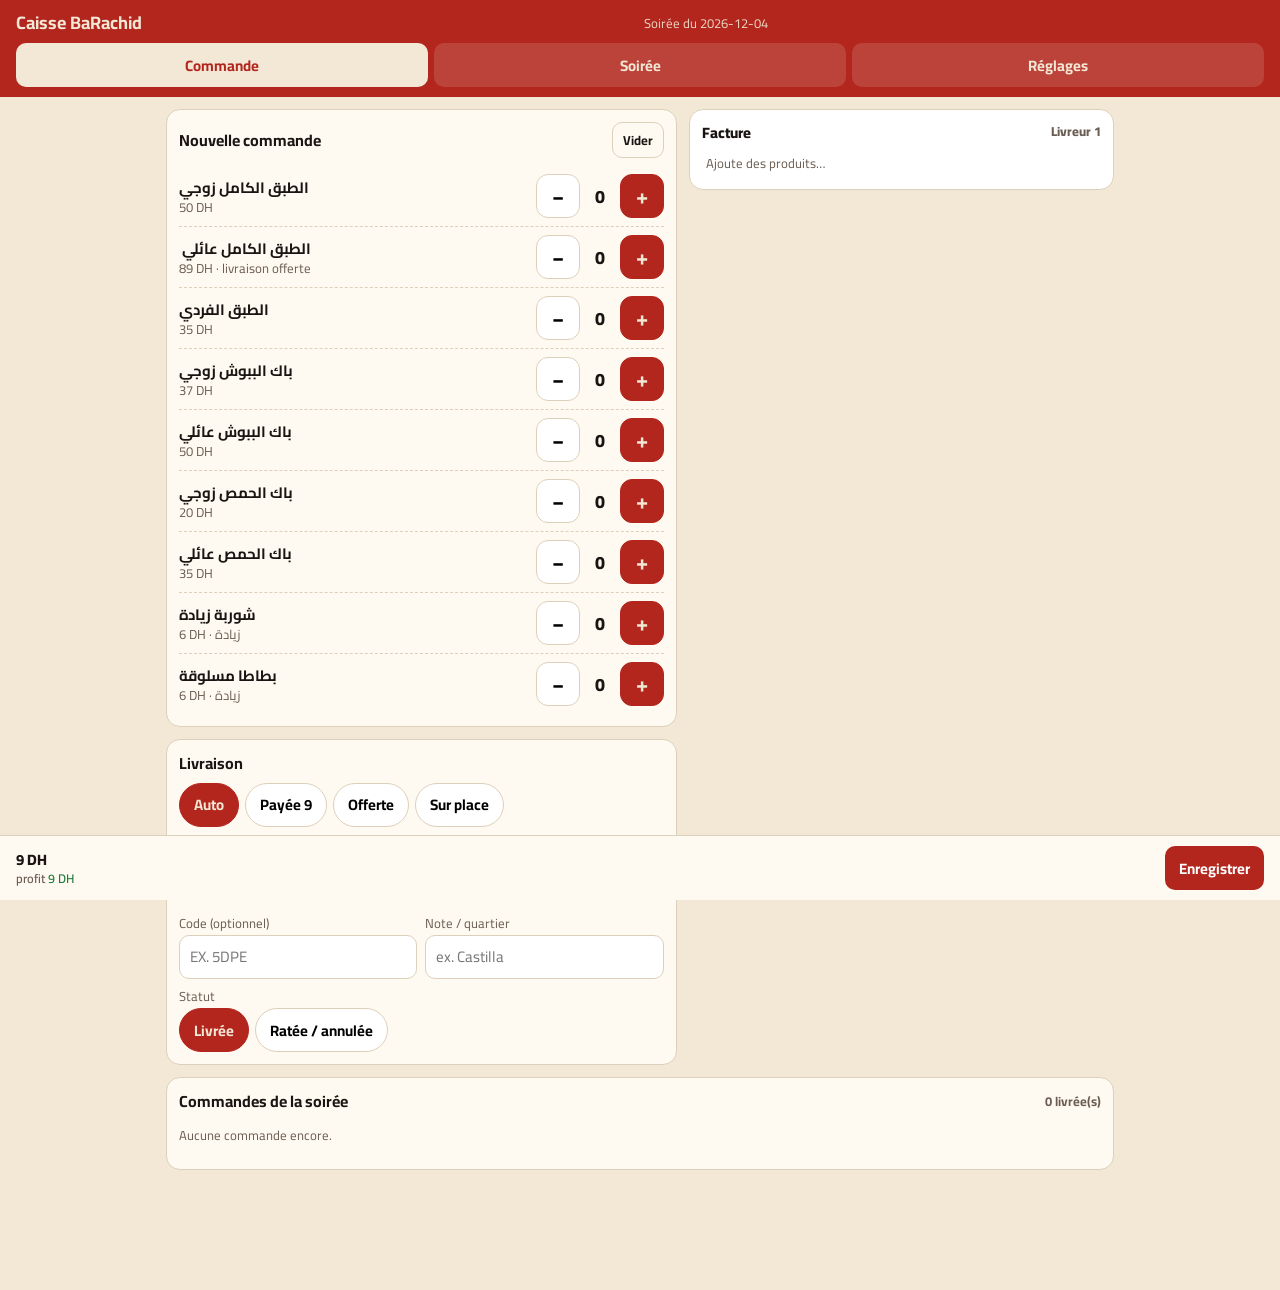
<file: caisse/index.html>
<!doctype html>
<html lang="fr">
<head>
<meta charset="utf-8">
<meta name="viewport" content="width=device-width, initial-scale=1, viewport-fit=cover">
<meta name="robots" content="noindex, nofollow">
<meta name="theme-color" content="#B3261E">
<title>BaRachid — Caisse</title>
<link rel="stylesheet" href="../fonts/fonts.css">
<style>
  /* Caisse de la soirée (Saif, 2026-11-20). Client-only: every order lives in THIS phone's
     localStorage (key brd-caisse-v1). Nothing is sent anywhere. Costs/recipes = Réglages. */
  :root { --red: #B3261E; --cream: #F2E8D5; --ink: #1A1512; --amber: #C8802D; --mute: #6b5d52;
          --line: #ddd0bb; --card: #fffaf1; --ok: #1f7a3a; --bad: #a3221b; }
  * { box-sizing: border-box; }
  html { -webkit-text-size-adjust: 100%; }
  body { margin: 0; background: var(--cream); color: var(--ink);
    font: 15px/1.4 Cairo, system-ui, -apple-system, Segoe UI, Roboto, sans-serif; padding-bottom: 96px; }
  header { background: var(--red); color: var(--cream); padding: 10px 16px; position: sticky; top: 0; z-index: 5; }
  header .row { display: flex; align-items: center; justify-content: space-between; gap: 8px; }
  header h1 { font-size: 18px; margin: 0; }
  header .night { font-size: 13px; opacity: .9; }
  nav { display: flex; gap: 6px; margin-top: 8px; }
  nav button { flex: 1; background: rgba(242,232,213,.15); color: var(--cream); border: 0; border-radius: 10px;
    padding: 9px 4px; font: inherit; font-weight: 700; min-height: 44px; }
  nav button.on { background: var(--cream); color: var(--red); }
  main { max-width: 980px; margin: 0 auto; padding: 12px 16px; }
  section.tab { display: none; } section.tab.on { display: block; }
  .card { background: var(--card); border: 1px solid var(--line); border-radius: 14px; padding: 12px; margin-bottom: 12px; }
  h2 { font-size: 16px; margin: 0 0 8px; display: flex; justify-content: space-between; align-items: center; gap: 8px; }
  h3 { font-size: 14px; margin: 10px 0 6px; color: var(--mute); }
  label { display: block; font-size: 13px; color: var(--mute); margin: 8px 0 3px; }
  input, select { width: 100%; font: inherit; padding: 9px 10px; border: 1px solid var(--line); border-radius: 10px;
    background: #fff; color: var(--ink); min-height: 44px; }
  button { font: inherit; cursor: pointer; }
  .btn { border: 0; border-radius: 10px; padding: 10px 14px; font-weight: 700; min-height: 44px; background: var(--ink); color: #fff; }
  .btn.red { background: var(--red); } .btn.ghost { background: transparent; color: var(--ink); border: 1px solid var(--line); }
  .btn.small { min-height: 36px; padding: 6px 10px; font-size: 13px; }
  .grid2 { display: grid; grid-template-columns: minmax(0, 1fr); gap: 12px; }
  @media (min-width: 820px) { .grid2 { grid-template-columns: minmax(0, 1.2fr) minmax(0, 1fr); } .sticky { position: sticky; top: 120px; } }
  .chips { display: flex; flex-wrap: wrap; gap: 6px; }
  .chip { border: 1px solid var(--line); background: #fff; border-radius: 999px; padding: 8px 14px; font-weight: 700; min-height: 44px; }
  .chip.on { background: var(--red); border-color: var(--red); color: var(--cream); }
  .item { display: flex; align-items: center; justify-content: space-between; gap: 8px; padding: 8px 0; border-bottom: 1px dashed var(--line); }
  .item:last-child { border-bottom: 0; }
  .item .nm { font-weight: 700; } .item .pr { font-size: 13px; color: var(--mute); }
  .step { display: flex; align-items: center; gap: 6px; }
  .step button { width: 44px; height: 44px; border-radius: 12px; border: 1px solid var(--line); background: #fff; font-size: 22px; font-weight: 700; }
  .step button.plus { background: var(--red); color: var(--cream); border-color: var(--red); }
  .step .q { min-width: 28px; text-align: center; font-weight: 800; font-size: 18px; font-variant-numeric: tabular-nums; }
  .ar { font-family: Cairo, sans-serif; direction: rtl; unicode-bidi: isolate; }
  table { width: 100%; border-collapse: collapse; font-variant-numeric: tabular-nums; }
  td, th { padding: 5px 4px; text-align: left; vertical-align: top; }
  td.n, th.n { text-align: right; white-space: nowrap; }
  tr.sep td { border-top: 1px solid var(--line); }
  tr.tot td { font-weight: 800; font-size: 16px; border-top: 2px solid var(--ink); }
  tr.cost td.n { color: var(--bad); }
  .profit { color: var(--ok); } .neg { color: var(--bad); }
  .muted { color: var(--mute); font-size: 13px; }
  .facture { background: #fff; border: 1px solid var(--line); border-radius: 14px; padding: 12px; }
  .facture .hd { display: flex; justify-content: space-between; font-weight: 800; margin-bottom: 6px; }
  .bar { position: fixed; left: 0; right: 0; bottom: 0; background: var(--card); border-top: 1px solid var(--line);
    padding: 10px 16px calc(10px + env(safe-area-inset-bottom)); display: flex; gap: 10px; align-items: center; z-index: 6; }
  .bar .sum { flex: 1; font-weight: 800; font-variant-numeric: tabular-nums; }
  .bar .sum small { display: block; font-weight: 600; color: var(--mute); }
  .olist .o { display: flex; justify-content: space-between; gap: 8px; padding: 9px 0; border-bottom: 1px solid var(--line); }
  .olist .o:last-child { border-bottom: 0; }
  .olist .o button { background: none; border: 0; text-align: left; padding: 0; color: inherit; flex: 1; min-height: 44px; }
  .tag { display: inline-block; font-size: 12px; padding: 1px 8px; border-radius: 999px; background: var(--cream); margin-left: 4px; }
  .tag.miss { background: #f6d5d2; color: var(--bad); }
  .kpis { display: grid; grid-template-columns: repeat(2, minmax(0, 1fr)); gap: 8px; }
  @media (min-width: 600px) { .kpis { grid-template-columns: repeat(4, minmax(0, 1fr)); } }
  .kpi { background: #fff; border: 1px solid var(--line); border-radius: 12px; padding: 10px; }
  .kpi b { display: block; font-size: 22px; font-variant-numeric: tabular-nums; }
  .kpi span { font-size: 12px; color: var(--mute); }
  .set td input { min-height: 38px; padding: 6px 8px; width: 72px; text-align: right; }
  .toast { position: fixed; left: 50%; top: 14px; transform: translateX(-50%); background: var(--ink); color: #fff;
    padding: 10px 16px; border-radius: 10px; z-index: 20; display: none; }
  .row { display: flex; gap: 8px; align-items: center; flex-wrap: wrap; }
  .row > * { flex: 1 1 140px; }
  .editing { outline: 3px solid var(--amber); }
</style>
</head>
<body>
<header>
  <div class="row"><h1>Caisse BaRachid</h1><span class="night" id="nightLbl"></span></div>
  <nav>
    <button type="button" data-tab="cmd" class="on">Commande</button>
    <button type="button" data-tab="soir">Soirée</button>
    <button type="button" data-tab="reg">Réglages</button>
  </nav>
</header>
<div class="toast" id="toast" role="status"></div>

<main>
<!-- ================= COMMANDE ================= -->
<section class="tab on" id="tab-cmd">
  <div class="grid2">
    <div>
      <div class="card" id="formCard">
        <h2><span id="formTitle">Nouvelle commande</span><button type="button" class="btn ghost small" id="btnReset">Vider</button></h2>
        <div id="items"></div>
      </div>
      <div class="card">
        <h2>Livraison</h2>
        <div class="chips" id="delivModes"></div>
        <label>Livreur</label>
        <div class="chips" id="driverChips"></div>
        <div class="row" style="margin-top:6px">
          <div><label for="fCode">Code (optionnel)</label><input id="fCode" autocomplete="off" placeholder="ex. 5DPE" style="text-transform:uppercase"></div>
          <div><label for="fNote">Note / quartier</label><input id="fNote" autocomplete="off" placeholder="ex. Castilla"></div>
        </div>
        <label>Statut</label>
        <div class="chips" id="statusChips"></div>
      </div>
    </div>
    <div class="sticky">
      <div class="facture" id="facture"></div>
    </div>
  </div>
  <div class="card">
    <h2>Commandes de la soirée <span class="muted" id="countLbl"></span></h2>
    <div class="olist" id="olist"></div>
  </div>
</section>

<!-- ================= SOIRÉE ================= -->
<section class="tab" id="tab-soir">
  <div class="card">
    <h2>Livreurs ce soir</h2>
    <div class="chips" id="driverEdit"></div>
    <div class="row" style="margin-top:8px">
      <input id="newDriver" placeholder="Nom du livreur" autocomplete="off">
      <button type="button" class="btn" id="btnAddDriver" style="flex:0 0 auto">Ajouter</button>
    </div>
    <p class="muted">Ajoute-les avant la soirée. Un livreur qui a déjà des commandes ne peut pas être supprimé.</p>
  </div>
  <div class="card"><h2>Bilan</h2><div class="kpis" id="kpis"></div></div>
  <div class="card"><h2>À donner au fournisseur (Rachid)</h2><div id="supplier"></div></div>
  <div class="card"><h2>Livreurs — paie et cash</h2><div id="drivers"></div></div>
  <div class="card"><h2>Détail des coûts</h2><div id="costs"></div></div>
  <div class="card">
    <h2>Fin de soirée</h2>
    <div class="row">
      <button type="button" class="btn" id="btnCopy">Copier le bilan</button>
      <button type="button" class="btn ghost" id="btnCsv">Télécharger CSV</button>
      <button type="button" class="btn red" id="btnNewNight">Nouvelle soirée</button>
    </div>
    <p class="muted">«Copier le bilan» → colle-le sur WhatsApp ou envoie-le à Claude. «Nouvelle soirée» archive la soirée (gardée sur ce téléphone) et vide la liste; les livreurs restent.</p>
    <h3>Soirées archivées</h3>
    <div id="archive" class="muted"></div>
    <button type="button" class="btn ghost small" id="btnWipe" style="margin-top:12px;color:var(--bad)">Effacer tout (tests)</button>
    <p class="muted">Supprime les commandes de la soirée ET les soirées archivées, sans rien archiver. Garde les livreurs et les réglages.</p>
  </div>
</section>

<!-- ================= RÉGLAGES ================= -->
<section class="tab" id="tab-reg">
  <div class="card">
    <h2>Coûts</h2>
    <table class="set" id="setCosts"></table>
  </div>
  <div class="card">
    <h2>Produits — prix de vente et recette</h2>
    <p class="muted">Portions par plat. Une «portion» = ce que tu paies au fournisseur (ببوش, حمص, بطاطا). La شوربة incluse dans un plat est gratuite; seule la شوربة زيادة coûte.</p>
    <div style="overflow-x:auto"><table class="set" id="setProducts"></table></div>
  </div>
  <div class="card">
    <button type="button" class="btn ghost" id="btnDefaults">Remettre les valeurs par défaut</button>
    <p class="muted">Les réglages changent le calcul de TOUTES les commandes de la soirée en cours (pas les soirées archivées).</p>
  </div>
</section>
</main>

<div class="bar">
  <div class="sum" id="barSum">0 DH<small>profit 0 DH</small></div>
  <button type="button" class="btn red" id="btnSave">Enregistrer</button>
</div>

<script>
(function () {
  'use strict';
  var KEY = 'brd-caisse-v1';

  /* ---- defaults: Saif's numbers of 2026-11-20; portions per plate = Claude's guesses (Réglages) ---- */
  function defaults() {
    return {
      cost: { sn: 5, ch: 3, po: 5, so: 2 },          /* ببوش, حمص, بطاطا per portion; شوربة زيادة */
      packBase: 5, packPerAdd: 1,                      /* emballage: 5 / commande, +1 par زيادة */
      driverPay: 10, delivFee: 9,
      products: [
        { k: 'c2', nm: 'الطبق الكامل زوجي', p: 50, sn: 2, ch: 2, po: 1, so: 0, add: false, free: false },
        { k: 'c4', nm: 'الطبق الكامل عائلي', p: 89, sn: 4, ch: 4, po: 2, so: 0, add: false, free: true },
        { k: 's1', nm: 'الطبق الفردي', p: 35, sn: 1, ch: 1, po: 1, so: 0, add: false, free: false },
        { k: 'b2', nm: 'باك الببوش زوجي', p: 37, sn: 2, ch: 0, po: 0, so: 0, add: false, free: false },
        { k: 'b4', nm: 'باك الببوش عائلي', p: 50, sn: 4, ch: 0, po: 0, so: 0, add: false, free: false },
        { k: 'h2', nm: 'باك الحمص زوجي', p: 20, sn: 0, ch: 2, po: 0, so: 0, add: false, free: false },
        { k: 'h4', nm: 'باك الحمص عائلي', p: 35, sn: 0, ch: 4, po: 0, so: 0, add: false, free: false },
        { k: 'xm', nm: 'شوربة زيادة', p: 6, sn: 0, ch: 0, po: 0, so: 1, add: true, free: false },
        { k: 'xp', nm: 'بطاطا مسلوقة', p: 6, sn: 0, ch: 0, po: 1, so: 0, add: true, free: false }
      ]
    };
  }
  function today() {
    /* a night runs 20:00→01:00: before 06:00 it still belongs to yesterday's night */
    var d = new Date(); if (d.getHours() < 6) d.setDate(d.getDate() - 1);
    return d.getFullYear() + '-' + String(d.getMonth() + 1).padStart(2, '0') + '-' + String(d.getDate()).padStart(2, '0');
  }
  function freshNight(drivers) { return { date: today(), drivers: drivers || ['Livreur 1'], orders: [] }; }

  var S;
  function load() {
    try { S = JSON.parse(localStorage.getItem(KEY) || 'null'); } catch (e) { S = null; }
    if (!S || !S.settings) S = { settings: defaults(), night: freshNight(), archive: [] };
    if (!S.archive) S.archive = [];
  }
  function save() { try { localStorage.setItem(KEY, JSON.stringify(S)); } catch (e) { toast('⚠️ Sauvegarde impossible'); } }

  /* ---- the draft order being typed ---- */
  var draft;
  function newDraft() {
    var d = S.night.drivers;
    draft = { id: null, items: {}, mode: 'auto', driver: d.length === 1 ? d[0] : (draft && draft.driver) || '', status: 'ok', code: '', note: '' };
  }

  function prod(k) { var ps = S.settings.products; for (var i = 0; i < ps.length; i++) if (ps[i].k === k) return ps[i]; return null; }
  function n(x) { x = +x; return isFinite(x) ? x : 0; }
  function dh(x) { return (Math.round(x * 100) / 100).toLocaleString('fr-FR') + ' DH'; }

  /* ---- the one calculation everything uses ---- */
  function calc(o) {
    var st = S.settings, r = { lines: [], sales: 0, sn: 0, ch: 0, po: 0, so: 0, adds: 0, hasFree: false, qty: 0 };
    Object.keys(o.items).forEach(function (k) {
      var q = n(o.items[k]), p = prod(k); if (!q || !p) return;
      r.qty += q; r.sales += q * n(p.p);
      r.sn += q * n(p.sn); r.ch += q * n(p.ch); r.po += q * n(p.po); r.so += q * n(p.so);
      if (p.add) r.adds += q;
      if (p.free) r.hasFree = true;
      r.lines.push({ nm: p.nm, q: q, u: n(p.p), t: q * n(p.p) });
    });
    var mode = o.mode || 'auto';
    r.deliv = mode === 'pickup' || mode === 'free' ? 0 : mode === 'paid' ? n(st.delivFee) : (r.hasFree ? 0 : n(st.delivFee));
    r.cash = r.sales + r.deliv;
    r.cSn = r.sn * n(st.cost.sn); r.cCh = r.ch * n(st.cost.ch); r.cPo = r.po * n(st.cost.po); r.cSo = r.so * n(st.cost.so);
    r.food = r.cSn + r.cCh + r.cPo + r.cSo;
    r.pack = r.qty ? n(st.packBase) + n(st.packPerAdd) * r.adds : 0;
    r.driver = mode === 'pickup' || !r.qty ? 0 : n(st.driverPay);
    r.costs = r.food + r.pack + r.driver;
    r.profit = r.cash - r.costs;
    return r;
  }

  /* ---- rendering ---- */
  function $(id) { return document.getElementById(id); }
  function esc(s) { return String(s).replace(/[&<>"']/g, function (c) { return { '&': '&amp;', '<': '&lt;', '>': '&gt;', '"': '&quot;', "'": '&#39;' }[c]; }); }
  var MODES = [['auto', 'Auto'], ['paid', 'Payée 9'], ['free', 'Offerte'], ['pickup', 'Sur place']];

  function renderForm() {
    $('items').innerHTML = S.settings.products.map(function (p) {
      var q = n(draft.items[p.k]);
      return '<div class="item"><div><div class="nm ar">' + esc(p.nm) + '</div><div class="pr">' + dh(p.p) +
        (p.free ? ' · livraison offerte' : '') + (p.add ? ' · زيادة' : '') + '</div></div>' +
        '<div class="step"><button type="button" data-dec="' + p.k + '" aria-label="moins">−</button><span class="q">' + q +
        '</span><button type="button" class="plus" data-inc="' + p.k + '" aria-label="plus">+</button></div></div>';
    }).join('');
    var st = S.settings;
    $('delivModes').innerHTML = MODES.map(function (m) {
      var lbl = m[0] === 'paid' ? 'Payée ' + st.delivFee : m[1];
      return '<button type="button" class="chip' + (draft.mode === m[0] ? ' on' : '') + '" data-mode="' + m[0] + '">' + lbl + '</button>';
    }).join('');
    $('driverChips').innerHTML = S.night.drivers.map(function (d) {
      return '<button type="button" class="chip' + (draft.driver === d ? ' on' : '') + '" data-driver="' + esc(d) + '">' + esc(d) + '</button>';
    }).join('') || '<span class="muted">Ajoute un livreur dans «Soirée».</span>';
    $('statusChips').innerHTML = [['ok', 'Livrée'], ['miss', 'Ratée / annulée']].map(function (s) {
      return '<button type="button" class="chip' + (draft.status === s[0] ? ' on' : '') + '" data-status="' + s[0] + '">' + s[1] + '</button>';
    }).join('');
    $('fCode').value = draft.code; $('fNote').value = draft.note;
    $('formTitle').textContent = draft.id ? 'Modifier la commande' : 'Nouvelle commande';
    $('formCard').classList.toggle('editing', !!draft.id);
    $('btnSave').textContent = draft.id ? 'Mettre à jour' : 'Enregistrer';
    renderFacture();
  }

  function factureHtml(o, r, title) {
    var st = S.settings, h = '<div class="hd"><span>' + esc(title) + '</span><span class="muted">' + esc(o.driver || '—') + '</span></div><table>';
    if (!r.lines.length) return h + '<tr><td class="muted">Ajoute des produits…</td></tr></table>';
    r.lines.forEach(function (l) { h += '<tr><td><bdi>' + esc(l.nm) + '</bdi> ×' + l.q + '</td><td class="n">' + dh(l.t) + '</td></tr>'; });
    h += '<tr><td>Livraison client' + (r.deliv ? '' : (o.mode === 'pickup' ? ' (sur place)' : ' (offerte)')) + '</td><td class="n">' + dh(r.deliv) + '</td></tr>';
    h += '<tr class="tot"><td>Encaissé (cash)</td><td class="n">' + dh(r.cash) + '</td></tr>';
    h += '<tr class="sep"><td colspan="2" class="muted">Dépenses</td></tr>';
    if (r.sn) h += '<tr class="cost"><td><bdi>ببوش</bdi> ' + r.sn + ' × ' + st.cost.sn + '</td><td class="n">− ' + dh(r.cSn) + '</td></tr>';
    if (r.ch) h += '<tr class="cost"><td><bdi>حمص</bdi> ' + r.ch + ' × ' + st.cost.ch + '</td><td class="n">− ' + dh(r.cCh) + '</td></tr>';
    if (r.po) h += '<tr class="cost"><td><bdi>بطاطا</bdi> ' + r.po + ' × ' + st.cost.po + '</td><td class="n">− ' + dh(r.cPo) + '</td></tr>';
    if (r.so) h += '<tr class="cost"><td><bdi>شوربة زيادة</bdi> ' + r.so + ' × ' + st.cost.so + '</td><td class="n">− ' + dh(r.cSo) + '</td></tr>';
    h += '<tr class="cost"><td>Emballage (' + st.packBase + (r.adds ? ' + ' + r.adds + '×' + st.packPerAdd : '') + ')</td><td class="n">− ' + dh(r.pack) + '</td></tr>';
    if (r.driver) h += '<tr class="cost"><td>Livreur</td><td class="n">− ' + dh(r.driver) + '</td></tr>';
    h += '<tr class="tot"><td>Profit réel</td><td class="n ' + (r.profit >= 0 ? 'profit' : 'neg') + '">' + dh(r.profit) + '</td></tr></table>';
    h += '<p class="muted">Fournisseur: ' + dh(r.food) + ' · Marge ' + (r.cash ? Math.round(100 * r.profit / r.cash) : 0) + ' %</p>';
    return h;
  }
  function renderFacture() {
    var r = calc(draft);
    $('facture').innerHTML = factureHtml(draft, r, draft.code ? 'Facture #' + draft.code.toUpperCase() : 'Facture');
    $('barSum').innerHTML = dh(r.cash) + '<small>profit <span class="' + (r.profit >= 0 ? 'profit' : 'neg') + '">' + dh(r.profit) + '</span></small>';
  }

  function renderList() {
    var os = S.night.orders, ok = os.filter(function (o) { return o.status !== 'miss'; }).length;
    $('countLbl').textContent = ok + ' livrée(s)' + (os.length - ok ? ' · ' + (os.length - ok) + ' ratée(s)' : '');
    $('olist').innerHTML = os.slice().reverse().map(function (o) {
      var r = calc(o), items = r.lines.map(function (l) { return '<bdi>' + esc(l.nm) + '</bdi> ×' + l.q; }).join(' · ');
      return '<div class="o"><button type="button" data-edit="' + o.id + '"><b>' + o.t + '</b> ' + (o.code ? '#' + esc(o.code) + ' ' : '') +
        '<span class="tag">' + esc(o.driver || '—') + '</span>' + (o.status === 'miss' ? '<span class="tag miss">ratée</span>' : '') +
        '<div class="muted">' + items + (o.note ? ' — ' + esc(o.note) : '') + '</div></button>' +
        '<div style="text-align:right;white-space:nowrap"><b>' + dh(r.cash) + '</b><div class="' + (o.status === 'miss' ? 'muted' : 'profit') + '">' +
        (o.status === 'miss' ? '—' : dh(r.profit)) + '</div></div></div>';
    }).join('') || '<p class="muted">Aucune commande encore.</p>';
  }

  function totals(night) {
    var t = { n: 0, miss: 0, cash: 0, sales: 0, deliv: 0, food: 0, pack: 0, driver: 0, profit: 0, sn: 0, ch: 0, po: 0, so: 0,
              cSn: 0, cCh: 0, cPo: 0, cSo: 0, per: {} };
    night.drivers.forEach(function (d) { t.per[d] = { n: 0, cash: 0, pay: 0 }; });
    night.orders.forEach(function (o) {
      if (o.status === 'miss') { t.miss++; return; }
      var r = calc(o); t.n++;
      ['cash', 'sales', 'deliv', 'food', 'pack', 'driver', 'profit', 'sn', 'ch', 'po', 'so', 'cSn', 'cCh', 'cPo', 'cSo'].forEach(function (k) { t[k] += r[k]; });
      var d = o.driver || '—'; if (!t.per[d]) t.per[d] = { n: 0, cash: 0, pay: 0 };
      t.per[d].n++; t.per[d].cash += r.cash; t.per[d].pay += r.driver;
    });
    return t;
  }

  function renderNight() {
    var t = totals(S.night), st = S.settings;
    $('nightLbl').textContent = 'Soirée du ' + S.night.date;
    $('driverEdit').innerHTML = S.night.drivers.map(function (d) {
      return '<span class="chip">' + esc(d) + ' <button type="button" data-deldriver="' + esc(d) + '" aria-label="Supprimer ' + esc(d) + '" style="border:0;background:none;font-weight:800;color:var(--bad);min-height:0">×</button></span>';
    }).join('') || '<span class="muted">Aucun livreur.</span>';
    $('kpis').innerHTML = [['Commandes livrées', t.n + (t.miss ? ' <small class="muted">(+' + t.miss + ' ratée)</small>' : '')], ['Encaissé', dh(t.cash)],
      ['Dépenses', dh(t.food + t.pack + t.driver)], ['Profit réel', '<span class="' + (t.profit >= 0 ? 'profit' : 'neg') + '">' + dh(t.profit) + '</span>'],
      ['Panier moyen', dh(t.n ? t.cash / t.n : 0)], ['Profit / commande', dh(t.n ? t.profit / t.n : 0)],
      ['Livraisons payées', dh(t.deliv)], ['Marge', (t.cash ? Math.round(100 * t.profit / t.cash) : 0) + ' %']]
      .map(function (k) { return '<div class="kpi"><b>' + k[1] + '</b><span>' + k[0] + '</span></div>'; }).join('');
    $('supplier').innerHTML = '<table>' +
      '<tr><td><bdi>ببوش</bdi> ' + t.sn + ' portion(s) × ' + st.cost.sn + '</td><td class="n">' + dh(t.cSn) + '</td></tr>' +
      '<tr><td><bdi>حمص</bdi> ' + t.ch + ' portion(s) × ' + st.cost.ch + '</td><td class="n">' + dh(t.cCh) + '</td></tr>' +
      '<tr><td><bdi>بطاطا</bdi> ' + t.po + ' portion(s) × ' + st.cost.po + '</td><td class="n">' + dh(t.cPo) + '</td></tr>' +
      '<tr><td><bdi>شوربة زيادة</bdi> ' + t.so + ' × ' + st.cost.so + '</td><td class="n">' + dh(t.cSo) + '</td></tr>' +
      '<tr class="tot"><td>Total à payer au fournisseur</td><td class="n">' + dh(t.food) + '</td></tr></table>';
    var names = Object.keys(t.per);
    $('drivers').innerHTML = names.length ? '<table><tr><th>Livreur</th><th class="n">Cmd</th><th class="n">Cash reçu</th><th class="n">Sa paie</th><th class="n">Il te rend</th></tr>' +
      names.map(function (d) { var p = t.per[d]; return '<tr><td>' + esc(d) + '</td><td class="n">' + p.n + '</td><td class="n">' + dh(p.cash) + '</td><td class="n"><b>' + dh(p.pay) + '</b></td><td class="n">' + dh(p.cash - p.pay) + '</td></tr>'; }).join('') +
      '<tr class="tot"><td>Total</td><td class="n">' + t.n + '</td><td class="n">' + dh(t.cash) + '</td><td class="n">' + dh(t.driver) + '</td><td class="n">' + dh(t.cash - t.driver) + '</td></tr></table>' +
      '<p class="muted">«Il te rend» = le cash qu\'il a encaissé moins sa paie (' + st.driverPay + ' DH par commande livrée).</p>' : '<p class="muted">Aucun livreur.</p>';
    $('costs').innerHTML = '<table><tr><td>Ventes produits</td><td class="n">' + dh(t.sales) + '</td></tr><tr><td>Livraisons payées par les clients</td><td class="n">' + dh(t.deliv) + '</td></tr>' +
      '<tr class="tot"><td>Encaissé</td><td class="n">' + dh(t.cash) + '</td></tr>' +
      '<tr class="cost"><td>Fournisseur</td><td class="n">− ' + dh(t.food) + '</td></tr><tr class="cost"><td>Emballage</td><td class="n">− ' + dh(t.pack) + '</td></tr>' +
      '<tr class="cost"><td>Livreurs</td><td class="n">− ' + dh(t.driver) + '</td></tr>' +
      '<tr class="tot"><td>Profit réel</td><td class="n ' + (t.profit >= 0 ? 'profit' : 'neg') + '">' + dh(t.profit) + '</td></tr></table>';
    $('archive').innerHTML = S.archive.slice().reverse().map(function (a) {
      return a.date + ' — ' + a.summary.n + ' cmd · encaissé ' + dh(a.summary.cash) + ' · profit ' + dh(a.summary.profit);
    }).join('<br>') || 'Aucune.';
  }

  function renderSettings() {
    var st = S.settings;
    function row(lbl, path, v) { return '<tr><td>' + lbl + '</td><td class="n"><input type="number" inputmode="decimal" step="0.5" data-set="' + path + '" value="' + v + '"></td></tr>'; }
    $('setCosts').innerHTML = row('Portion ببوش (escargots)', 'cost.sn', st.cost.sn) + row('Portion حمص (pois chiches)', 'cost.ch', st.cost.ch) +
      row('Portion بطاطا', 'cost.po', st.cost.po) + row('شوربة زيادة (la شوربة incluse = gratuite)', 'cost.so', st.cost.so) +
      row('Emballage par commande', 'packBase', st.packBase) + row('Emballage + par زيادة', 'packPerAdd', st.packPerAdd) +
      row('Paie livreur par commande', 'driverPay', st.driverPay) + row('Livraison payée par le client', 'delivFee', st.delivFee);
    $('setProducts').innerHTML = '<tr><th>Produit</th><th class="n">Prix</th><th class="n">ببوش</th><th class="n">حمص</th><th class="n">بطاطا</th><th class="n">شوربة</th></tr>' +
      st.products.map(function (p, i) {
        function c(f) { return '<td class="n"><input type="number" inputmode="decimal" step="0.5" data-set="products.' + i + '.' + f + '" value="' + p[f] + '"></td>'; }
        return '<tr><td class="ar">' + esc(p.nm) + '</td>' + c('p') + c('sn') + c('ch') + c('po') + c('so') + '</tr>';
      }).join('');
  }

  function renderAll() { renderForm(); renderList(); renderNight(); }

  /* ---- actions ---- */
  function toast(m) { var t = $('toast'); t.textContent = m; t.style.display = 'block'; clearTimeout(toast.h); toast.h = setTimeout(function () { t.style.display = 'none'; }, 1800); }
  function hhmm() { var d = new Date(); return String(d.getHours()).padStart(2, '0') + ':' + String(d.getMinutes()).padStart(2, '0'); }

  function saveOrder() {
    var r = calc(draft);
    if (!r.qty) { toast('Ajoute au moins un produit'); return; }
    if (draft.mode !== 'pickup' && draft.status !== 'miss' && !draft.driver && S.night.drivers.length) { toast('Choisis le livreur'); return; }
    draft.code = $('fCode').value.trim().toUpperCase().replace(/^#/, ''); draft.note = $('fNote').value.trim();
    var clean = {}; Object.keys(draft.items).forEach(function (k) { if (n(draft.items[k]) > 0) clean[k] = n(draft.items[k]); });
    var rec = { id: draft.id || Date.now().toString(36), t: draft.t || hhmm(), code: draft.code, note: draft.note, items: clean,
                mode: draft.mode, driver: draft.mode === 'pickup' ? '' : draft.driver, status: draft.status };
    var i = S.night.orders.findIndex(function (o) { return o.id === rec.id; });
    if (i >= 0) S.night.orders[i] = rec; else S.night.orders.push(rec);
    save(); toast(i >= 0 ? 'Commande mise à jour' : 'Commande enregistrée ✓');
    newDraft(); renderAll(); window.scrollTo({ top: 0, behavior: 'smooth' });
  }

  function editOrder(id) {
    var o = S.night.orders.find(function (x) { return x.id === id; }); if (!o) return;
    draft = JSON.parse(JSON.stringify(o)); renderForm();
    var b = document.querySelector('[data-tab="cmd"]'); b.click(); window.scrollTo({ top: 0, behavior: 'smooth' });
    toast('Modification — «Vider» pour annuler');
    $('formCard').insertAdjacentHTML('beforeend', '<button type="button" class="btn ghost small" id="btnDel" style="margin-top:8px;color:var(--bad)">Supprimer cette commande</button>');
  }

  function summaryText() {
    var t = totals(S.night), st = S.settings, L = [];
    L.push('BaRachid — soirée du ' + S.night.date);
    L.push(t.n + ' livrées' + (t.miss ? ', ' + t.miss + ' ratée(s)' : ''));
    L.push('Encaissé: ' + dh(t.cash) + ' (produits ' + dh(t.sales) + ' + livraisons ' + dh(t.deliv) + ')');
    L.push('Fournisseur: ' + dh(t.food) + ' (ببوش ' + t.sn + ' · حمص ' + t.ch + ' · بطاطا ' + t.po + ' · شوربة ' + t.so + ')');
    L.push('Emballage: ' + dh(t.pack) + ' · Livreurs: ' + dh(t.driver));
    L.push('PROFIT RÉEL: ' + dh(t.profit));
    Object.keys(t.per).forEach(function (d) { var p = t.per[d]; if (p.n) L.push('- ' + d + ': ' + p.n + ' cmd, cash ' + dh(p.cash) + ', paie ' + dh(p.pay) + ', rend ' + dh(p.cash - p.pay)); });
    L.push(''); L.push('Commandes:');
    S.night.orders.forEach(function (o) {
      var r = calc(o);
      L.push(o.t + ' ' + (o.code ? '#' + o.code + ' ' : '') + r.lines.map(function (l) { return l.nm + '×' + l.q; }).join(', ') +
        ' | ' + dh(r.cash) + ' | ' + (o.driver || o.mode) + (o.status === 'miss' ? ' | RATÉE' : '') + (o.note ? ' | ' + o.note : ''));
    });
    return L.join('\n');
  }
  function copy(txt) {
    if (navigator.clipboard && navigator.clipboard.writeText) navigator.clipboard.writeText(txt).then(function () { toast('Bilan copié ✓'); }, fallback); else fallback();
    function fallback() { var a = document.createElement('textarea'); a.value = txt; document.body.appendChild(a); a.select(); try { document.execCommand('copy'); toast('Bilan copié ✓'); } catch (e) { toast('Copie impossible'); } a.remove(); }
  }
  function csv() {
    var rows = [['date', 'heure', 'code', 'produits', 'livreur', 'mode', 'statut', 'encaisse', 'livraison', 'fournisseur', 'emballage', 'paie_livreur', 'profit', 'note']];
    S.night.orders.forEach(function (o) {
      var r = calc(o);
      rows.push([S.night.date, o.t, o.code, r.lines.map(function (l) { return l.nm + 'x' + l.q; }).join(' + '), o.driver, o.mode, o.status, r.cash, r.deliv, r.food, r.pack, r.driver, r.profit, o.note]);
    });
    var s = '﻿' + rows.map(function (r) { return r.map(function (c) { c = String(c == null ? '' : c); return /[",;\n]/.test(c) ? '"' + c.replace(/"/g, '""') + '"' : c; }).join(';'); }).join('\n');
    var a = document.createElement('a'); a.href = URL.createObjectURL(new Blob([s], { type: 'text/csv;charset=utf-8' }));
    a.download = 'barachid-caisse-' + S.night.date + '.csv'; document.body.appendChild(a); a.click(); a.remove();
  }
  function newNight() {
    if (S.night.orders.length && !confirm('Archiver la soirée du ' + S.night.date + ' et commencer une nouvelle?')) return;
    if (S.night.orders.length) {
      var t = totals(S.night);
      S.archive.push({ date: S.night.date, summary: { n: t.n, miss: t.miss, cash: t.cash, food: t.food, pack: t.pack, driver: t.driver, profit: t.profit },
                       orders: S.night.orders, drivers: S.night.drivers, settings: JSON.parse(JSON.stringify(S.settings)) });
    }
    S.night = freshNight(S.night.drivers.slice()); save(); newDraft(); renderAll(); toast('Nouvelle soirée');
  }

  /* ---- events ---- */
  document.addEventListener('click', function (e) {
    var b = e.target.closest('button'); if (!b) return;
    var d = b.dataset;
    if (d.tab) {
      document.querySelectorAll('nav button').forEach(function (x) { x.classList.toggle('on', x === b); });
      document.querySelectorAll('section.tab').forEach(function (s) { s.classList.toggle('on', s.id === 'tab-' + d.tab); });
      if (d.tab === 'soir') renderNight(); if (d.tab === 'reg') renderSettings();
      $('btnSave').parentElement.style.display = d.tab === 'cmd' ? '' : 'none';
      return;
    }
    if (d.inc) { draft.items[d.inc] = n(draft.items[d.inc]) + 1; renderForm(); return; }
    if (d.dec) { draft.items[d.dec] = Math.max(0, n(draft.items[d.dec]) - 1); renderForm(); return; }
    if (d.mode) { draft.mode = d.mode; renderForm(); return; }
    if (d.driver !== undefined && b.closest('#driverChips')) { draft.driver = d.driver; renderForm(); return; }
    if (d.status) { draft.status = d.status; renderForm(); return; }
    if (d.edit) { editOrder(d.edit); return; }
    if (d.deldriver !== undefined) {
      var used = S.night.orders.some(function (o) { return o.driver === d.deldriver; });
      if (used) { toast('Ce livreur a déjà des commandes'); return; }
      S.night.drivers = S.night.drivers.filter(function (x) { return x !== d.deldriver; }); save(); renderAll(); return;
    }
    if (b.id === 'btnDel') {
      if (!confirm('Supprimer cette commande?')) return;
      S.night.orders = S.night.orders.filter(function (o) { return o.id !== draft.id; }); save(); newDraft(); renderAll(); toast('Supprimée'); return;
    }
  });
  $('btnSave').addEventListener('click', saveOrder);
  $('btnReset').addEventListener('click', function () { newDraft(); renderForm(); });
  $('fCode').addEventListener('input', function () { draft.code = this.value.trim().toUpperCase(); renderFacture(); });
  $('fNote').addEventListener('input', function () { draft.note = this.value; });
  $('btnAddDriver').addEventListener('click', function () {
    var v = $('newDriver').value.trim(); if (!v) return;
    if (S.night.drivers.indexOf(v) >= 0) { toast('Déjà dans la liste'); return; }
    S.night.drivers.push(v); $('newDriver').value = ''; save(); renderAll(); toast(v + ' ajouté');
  });
  $('newDriver').addEventListener('keydown', function (e) { if (e.key === 'Enter') $('btnAddDriver').click(); });
  $('btnCopy').addEventListener('click', function () { copy(summaryText()); });
  $('btnCsv').addEventListener('click', csv);
  $('btnNewNight').addEventListener('click', newNight);
  $('btnWipe').addEventListener('click', function () {
    if (!confirm('Effacer TOUTES les commandes et les soirées archivées? (livreurs et réglages gardés)')) return;
    S.night = freshNight(S.night.drivers.slice()); S.archive = []; save(); newDraft(); renderAll(); toast('Tout effacé ✓');
  });
  $('btnDefaults').addEventListener('click', function () {
    if (!confirm('Remettre tous les prix et recettes par défaut?')) return;
    S.settings = defaults(); save(); renderSettings(); renderAll(); toast('Valeurs par défaut');
  });
  document.addEventListener('change', function (e) {
    var p = e.target.dataset && e.target.dataset.set; if (!p) return;
    var parts = p.split('.'), o = S.settings;
    for (var i = 0; i < parts.length - 1; i++) o = o[parts[i]];
    o[parts[parts.length - 1]] = n(e.target.value); save(); renderAll(); toast('Réglage enregistré');
  });

  load(); newDraft(); renderAll();
  window.__caisse = { calc: calc, totals: totals, state: function () { return S; } };   /* for tests */
})();
</script>
</body>
</html>
</file>
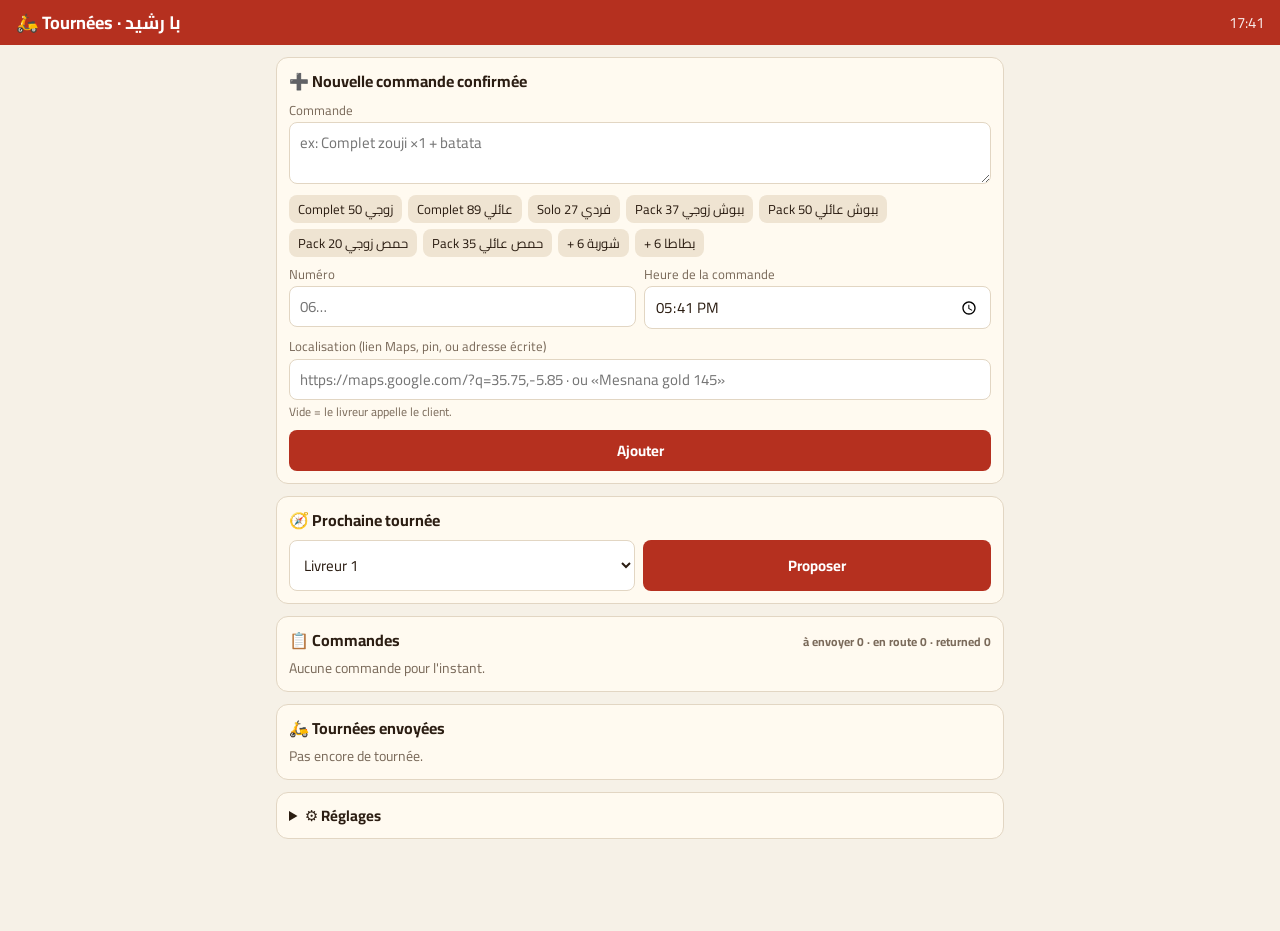
<file: dispatch/index.html>
<!doctype html>
<html lang="fr">
<head>
<meta charset="utf-8">
<meta name="viewport" content="width=device-width, initial-scale=1, viewport-fit=cover">
<meta name="robots" content="noindex, nofollow">
<title>BaRachid — Tournées</title>
<link rel="stylesheet" href="../fonts/fonts.css">
<style>
  :root {
    --bg: #f6f1e7; --card: #fffaf0; --ink: #2b1d12; --mute: #7a6a5a; --line: #e2d6c3;
    --brand: #b5301f; --ok: #2f7d4a; --warn: #c27a00; --late: #b5301f; --chip: #efe4d2;
  }
  * { box-sizing: border-box; }
  body { margin: 0; background: var(--bg); color: var(--ink);
    font: 15px/1.4 Cairo, system-ui, -apple-system, Segoe UI, Roboto, sans-serif; }
  header { position: sticky; top: 0; z-index: 5; background: var(--brand); color: #fff;
    padding: 10px 16px; display: flex; align-items: center; justify-content: space-between; gap: 8px; }
  header h1 { font-size: 18px; margin: 0; }
  header .clock { font-variant-numeric: tabular-nums; opacity: .9; }
  main { max-width: 760px; margin: 0 auto; padding: 12px 16px 80px; }
  section { background: var(--card); border: 1px solid var(--line); border-radius: 12px;
    padding: 12px; margin-bottom: 12px; }
  h2 { font-size: 16px; margin: 0 0 8px; display: flex; justify-content: space-between; align-items: center; }
  label { display: block; font-size: 13px; color: var(--mute); margin: 8px 0 3px; }
  input, textarea, select { width: 100%; font: inherit; padding: 9px 10px; border: 1px solid var(--line);
    border-radius: 8px; background: #fff; color: var(--ink); }
  textarea { min-height: 54px; resize: vertical; }
  .row { display: flex; gap: 8px; }
  .row > * { flex: 1; min-width: 0; }
  button { font: inherit; border: 0; border-radius: 8px; padding: 10px 12px; cursor: pointer;
    background: var(--chip); color: var(--ink); }
  button.primary { background: var(--brand); color: #fff; font-weight: 700; }
  button.ok { background: var(--ok); color: #fff; }
  button.small { padding: 6px 9px; font-size: 13px; }
  button:disabled { opacity: .5; }
  .chips { display: flex; flex-wrap: wrap; gap: 6px; margin-top: 6px; }
  .chips button { padding: 5px 9px; font-size: 13px; }
  .hint { font-size: 12px; color: var(--mute); margin-top: 4px; }
  .hint.bad { color: var(--late); }
  .hint.good { color: var(--ok); }
  .order { border-top: 1px solid var(--line); padding: 8px 0; display: grid;
    grid-template-columns: 1fr auto; gap: 4px 8px; }
  .order:first-of-type { border-top: 0; }
  .order .what { font-weight: 700; }
  .order .meta { font-size: 13px; color: var(--mute); grid-column: 1 / -1; }
  .order .acts { display: flex; gap: 4px; flex-wrap: wrap; justify-content: flex-end; }
  .tag { display: inline-block; font-size: 12px; padding: 1px 7px; border-radius: 99px;
    background: var(--chip); margin-inline-end: 4px; }
  .tag.new { background: #e6eefc; } .tag.packed { background: #fdf0d5; }
  .tag.sent { background: #dff2e5; } .tag.returned { background: #eee; color: #777; }
  .tag.late { background: var(--late); color: #fff; }
  .tag.nogps { background: #f3e1de; }
  table { width: 100%; border-collapse: collapse; font-size: 14px; }
  th, td { border: 1px solid var(--line); padding: 6px; text-align: start; vertical-align: top; }
  th { background: var(--chip); font-size: 12px; }
  .empty { color: var(--mute); font-size: 14px; }
  details summary { cursor: pointer; font-weight: 700; }
  a { color: var(--brand); }
  #ticket { display: none; }
  .trip { border-top: 1px solid var(--line); padding: 8px 0; }
  .trip:first-of-type { border-top: 0; }

  @media print {
    body { background: #fff; }
    header, main { display: none !important; }
    #ticket { display: block !important; padding: 0 4mm; }
    #ticket h1 { font-size: 20px; margin: 0 0 4px; }
    #ticket .sub { font-size: 13px; margin-bottom: 8px; }
    #ticket table { font-size: 13px; }
    #ticket th { background: #eee; }
    #ticket a { color: #000; }
  }
</style>
</head>
<body>
<header>
  <h1>🛵 Tournées · با رشيد</h1>
  <span class="clock" id="clock">--:--</span>
</header>

<main>
  <!-- 1. add a confirmed order -->
  <section>
    <h2>➕ Nouvelle commande confirmée</h2>
    <label for="f-what">Commande</label>
    <textarea id="f-what" placeholder="ex: Complet zouji ×1 + batata"></textarea>
    <div class="chips" id="quick"></div>
    <div class="row">
      <div><label for="f-phone">Numéro</label><input id="f-phone" inputmode="tel" placeholder="06…"></div>
      <div><label for="f-time">Heure de la commande</label><input id="f-time" type="time"></div>
    </div>
    <label for="f-loc">Localisation (lien Maps, pin, ou adresse écrite)</label>
    <input id="f-loc" placeholder="https://maps.google.com/?q=35.75,-5.85 · ou «Mesnana gold 145»">
    <div class="hint" id="loc-hint"></div>
    <div class="row" style="margin-top:10px">
      <button class="primary" id="add">Ajouter</button>
    </div>
  </section>

  <!-- 2. next trip -->
  <section>
    <h2>🧭 Prochaine tournée</h2>
    <div class="row">
      <select id="t-driver"></select>
      <button class="primary" id="plan">Proposer</button>
    </div>
    <div id="plan-out"></div>
  </section>

  <!-- 3. orders -->
  <section>
    <h2>📋 Commandes <span id="counts" class="hint"></span></h2>
    <div id="orders"></div>
  </section>

  <!-- 4. trips -->
  <section>
    <h2>🛵 Tournées envoyées</h2>
    <div id="trips"></div>
  </section>

  <!-- 5. settings -->
  <section>
    <details>
      <summary>⚙️ Réglages</summary>
      <label>Point de départ (le chariot)</label>
      <div class="row">
        <input id="s-base" placeholder="35.7421,-5.8591">
        <button class="small" id="s-here">📍 Je suis ici</button>
      </div>
      <div class="hint" id="base-hint"></div>
      <div class="row">
        <div><label for="s-max">Max commandes / tournée</label><input id="s-max" type="number" min="1" max="8"></div>
        <div><label for="s-late">«En retard» après (min)</label><input id="s-late" type="number" min="5" max="180"></div>
      </div>
      <label>Livreurs (nom · WhatsApp)</label>
      <div class="row"><input id="s-d1n" placeholder="Livreur 1"><input id="s-d1p" inputmode="tel" placeholder="06…"></div>
      <div class="row" style="margin-top:6px"><input id="s-d2n" placeholder="Livreur 2"><input id="s-d2p" inputmode="tel" placeholder="06…"></div>
      <div class="row" style="margin-top:10px">
        <button id="s-save" class="ok">Enregistrer</button>
        <button id="s-reset">🧹 Nouvelle soirée</button>
      </div>
      <div class="hint">Les commandes restent sur ce téléphone uniquement (rien n'est envoyé en ligne).</div>
    </details>
  </section>
</main>

<div id="ticket"></div>

<script>
(function () {
  'use strict';
  var KEY = 'brd-dispatch-v1';
  var QUICK = ['Complet زوجي 50', 'Complet عائلي 89', 'Solo فردي 27', 'Pack ببوش زوجي 37',
    'Pack ببوش عائلي 50', 'Pack حمص زوجي 20', 'Pack حمص عائلي 35', '+ شوربة 6', '+ بطاطا 6'];
  var STATUS = { new: 'Confirmée', packed: 'Packed', sent: 'Sent', returned: 'Returned' };

  var $ = function (s) { return document.querySelector(s); };
  function esc(s) { return String(s == null ? '' : s).replace(/[&<>"']/g, function (c) {
    return { '&': '&amp;', '<': '&lt;', '>': '&gt;', '"': '&quot;', "'": '&#39;' }[c]; }); }

  /* ---------- state ---------- */
  var state = load();
  function blank() {
    return { orders: [], trips: [], seq: 0, tripSeq: 0,
      cfg: { base: { lat: 35.7421, lng: -5.8591 }, max: 4, late: 45,
        drivers: [{ n: 'Livreur 1', p: '' }, { n: 'Livreur 2', p: '' }] } };
  }
  function load() {
    try { var s = JSON.parse(localStorage.getItem(KEY) || 'null'); if (s && s.orders) return s; } catch (e) {}
    return blank();
  }
  function save() { try { localStorage.setItem(KEY, JSON.stringify(state)); } catch (e) {} }

  /* ---------- location parsing ---------- */
  function inTangier(p) { return p && p.lat > 35.4 && p.lat < 36.1 && p.lng > -6.3 && p.lng < -5.3; }
  function dms(str) {
    var re = /(\d{1,3})°\s*(\d{1,2})['′]\s*([\d.]+)["″]?\s*([NSEW])/gi, m, out = [];
    while ((m = re.exec(str))) {
      var v = +m[1] + m[2] / 60 + m[3] / 3600;
      if (/[SW]/i.test(m[4])) v = -v;
      out.push({ v: v, ax: /[NS]/i.test(m[4]) ? 'lat' : 'lng' });
    }
    if (out.length >= 2) {
      var p = {}; out.forEach(function (o) { p[o.ax] = o.v; });
      if (p.lat != null && p.lng != null) return p;
    }
    return null;
  }
  function parseLoc(raw) {
    var s = (raw || '').trim(), m;
    if (!s) return null;
    m = s.match(/[?&](?:q|query|ll|destination)=(-?\d{1,2}\.\d+)\s*,\s*(-?\d{1,3}\.\d+)/) ||
        s.match(/@(-?\d{1,2}\.\d+),(-?\d{1,3}\.\d+)/) ||
        s.match(/(-?\d{1,2}\.\d{3,})\s*,\s*(-?\d{1,3}\.\d{3,})/);
    if (m) return { lat: +m[1], lng: +m[2] };
    return dms(s);
  }
  function km(a, b) {
    var R = 6371, r = Math.PI / 180, dLa = (b.lat - a.lat) * r, dLo = (b.lng - a.lng) * r;
    var h = Math.sin(dLa / 2) * Math.sin(dLa / 2) +
      Math.cos(a.lat * r) * Math.cos(b.lat * r) * Math.sin(dLo / 2) * Math.sin(dLo / 2);
    return 2 * R * Math.asin(Math.sqrt(h));
  }
  function mapsLink(p) { return 'https://maps.google.com/?q=' + p.lat.toFixed(6) + ',' + p.lng.toFixed(6); }

  /* ---------- time ---------- */
  function hhmm(d) { return ('0' + d.getHours()).slice(-2) + ':' + ('0' + d.getMinutes()).slice(-2); }
  /* minutes since the order was placed; an order time "after" now means yesterday evening */
  function waited(o, now) {
    var t = o.time.split(':'), d = new Date(now);
    d.setHours(+t[0], +t[1], 0, 0);
    var mins = Math.round((now - d) / 60000);
    if (mins < -720) mins += 1440;   /* 23:50 order read at 00:30 = 40 min */
    return Math.max(0, mins);
  }

  /* ---------- the trip planner ----------
     1. the customer who has waited longest goes on this trip, whatever the distance;
     2. the other seats go to the orders closest to that customer — a «late» order
        counts as if it were 1.5 km closer, so nobody waits forever;
     3. orders without GPS fill leftover seats by waiting time;
     4. stops are put in order nearest-next from the cart; no-GPS stops go last
        (the delivery guy calls them). */
  function planTrip(now) {
    var cfg = state.cfg, max = Math.max(1, +cfg.max || 4);
    var pool = state.orders.filter(function (o) { return o.status === 'new' || o.status === 'packed'; });
    if (!pool.length) return [];
    pool.sort(function (a, b) { return waited(b, now) - waited(a, now); });
    var anchor = pool[0], pick = [anchor], rest = pool.slice(1);
    /* no GPS on the anchor → group the trip around the longest-waiting order that has one */
    var center = anchor.geo || (rest.filter(function (o) { return o.geo; })[0] || {}).geo || null;
    if (center) {
      var withGeo = rest.filter(function (o) { return o.geo; }).map(function (o) {
        var late = waited(o, now) >= cfg.late ? 1.5 : 0;
        return { o: o, s: km(center, o.geo) - late };
      }).sort(function (a, b) { return a.s - b.s; });
      withGeo.forEach(function (x) { if (pick.length < max && x.s <= 3) pick.push(x.o); });
    }
    rest.forEach(function (o) { if (pick.length < max && pick.indexOf(o) < 0) pick.push(o); });
    return route(pick);
  }
  function route(list) {
    var here = state.cfg.base, geo = list.filter(function (o) { return o.geo; }),
        nogeo = list.filter(function (o) { return !o.geo; }), out = [], total = 0;
    while (geo.length) {
      var bi = 0, bd = Infinity;
      geo.forEach(function (o, i) { var d = km(here, o.geo); if (d < bd) { bd = d; bi = i; } });
      var nx = geo.splice(bi, 1)[0]; nx._leg = bd; total += bd; out.push(nx); here = nx.geo;
    }
    nogeo.forEach(function (o) { o._leg = null; out.push(o); });
    out._km = total;
    return out;
  }
  function routeUrl(stops) {
    var g = stops.filter(function (o) { return o.geo; });
    if (!g.length) return '';
    var b = state.cfg.base, f = function (p) { return p.lat.toFixed(6) + ',' + p.lng.toFixed(6); };
    var url = 'https://www.google.com/maps/dir/?api=1&travelmode=driving&origin=' + f(b) +
      '&destination=' + f(g[g.length - 1].geo);
    if (g.length > 1) url += '&waypoints=' + encodeURIComponent(g.slice(0, -1).map(function (o) { return f(o.geo); }).join('|'));
    return url;
  }

  /* ---------- rendering ---------- */
  var planned = [];
  function render() {
    var now = Date.now(), cfg = state.cfg;
    $('#clock').textContent = hhmm(new Date(now));

    // driver select
    var sel = $('#t-driver'), cur = sel.value;
    sel.innerHTML = cfg.drivers.map(function (d, i) { return '<option value="' + i + '">' + esc(d.n || ('Livreur ' + (i + 1))) + '</option>'; }).join('');
    if (cur) sel.value = cur;

    // orders
    var active = state.orders.filter(function (o) { return o.status !== 'returned'; });
    var byStatus = function (s) { return state.orders.filter(function (o) { return o.status === s; }).length; };
    $('#counts').textContent = 'à envoyer ' + (byStatus('new') + byStatus('packed')) + ' · en route ' + byStatus('sent') + ' · returned ' + byStatus('returned');
    var list = state.orders.slice().sort(function (a, b) {
      var rank = { new: 0, packed: 0, sent: 1, returned: 2 };
      return rank[a.status] - rank[b.status] || waited(b, now) - waited(a, now);
    });
    $('#orders').innerHTML = list.length ? list.map(function (o) { return orderRow(o, now); }).join('') :
      '<div class="empty">Aucune commande pour l\'instant.</div>';

    // trips
    $('#trips').innerHTML = state.trips.length ? state.trips.slice().reverse().map(function (t) {
      var stops = t.ids.map(byId).filter(Boolean), open = stops.some(function (o) { return o.status === 'sent'; });
      return '<div class="trip"><b>#' + t.n + ' · ' + esc(t.driver) + '</b> — parti ' + t.at +
        ' · ' + stops.length + ' cmd' + (open ? '' : ' · ✅ rentré') +
        '<div class="acts" style="margin-top:6px;display:flex;gap:6px;flex-wrap:wrap">' +
        '<button class="small" data-ticket="' + t.n + '">🧾 Ticket / PDF</button>' +
        '<button class="small" data-wa="' + t.n + '">💬 WhatsApp livreur</button>' +
        (open ? '<button class="small ok" data-back="' + t.n + '">↩︎ Livreur rentré</button>' : '') +
        '</div></div>';
    }).join('') : '<div class="empty">Pas encore de tournée.</div>';
  }
  function orderRow(o, now) {
    var w = waited(o, now), late = (o.status === 'new' || o.status === 'packed') && w >= state.cfg.late;
    var d = o.geo ? km(state.cfg.base, o.geo).toFixed(1) + ' km' : 'sans GPS';
    var acts = '';
    if (o.status === 'new') acts += '<button class="small" data-st="packed" data-id="' + o.id + '">Packed</button>';
    if (o.status === 'packed') acts += '<button class="small" data-st="new" data-id="' + o.id + '">↶</button>';
    if (o.status === 'sent') acts += '<button class="small" data-st="returned" data-id="' + o.id + '">Returned</button>';
    if (o.status === 'returned') acts += '<button class="small" data-st="sent" data-id="' + o.id + '">↶</button>';
    acts += '<button class="small" data-del="' + o.id + '">✕</button>';
    return '<div class="order"><div><span class="tag ' + o.status + '">' + STATUS[o.status] + '</span>' +
      (late ? '<span class="tag late">' + w + ' min</span>' : '') +
      (o.geo ? '' : '<span class="tag nogps">sans GPS</span>') +
      '<span class="what">' + esc(o.what || '—') + '</span></div><div class="acts">' + acts + '</div>' +
      '<div class="meta">🕒 ' + esc(o.time) + ' (' + w + ' min) · 📞 ' + esc(o.phone || '—') + ' · 📍 ' + d +
      (o.loc && !o.geo ? ' · ' + esc(o.loc) : '') + (o.trip ? ' · tournée #' + o.trip : '') + '</div></div>';
  }
  function byId(id) { for (var i = 0; i < state.orders.length; i++) if (state.orders[i].id === id) return state.orders[i]; return null; }

  function renderPlan() {
    var out = $('#plan-out'), now = Date.now();
    if (!planned.length) { out.innerHTML = '<div class="empty" style="margin-top:8px">Rien à envoyer.</div>'; return; }
    var rows = planned.map(function (o, i) {
      var w = waited(o, now);
      return '<tr><td>' + (i + 1) + '</td><td>' + esc(o.what) + '</td><td>' + esc(o.phone) + '</td><td>' +
        (o.geo ? (o._leg != null ? '+' + o._leg.toFixed(1) + ' km' : '') : 'sans GPS — ' + esc(o.loc || 'appeler')) +
        '</td><td>' + w + ' min' + (w >= state.cfg.late ? ' ⚠️' : '') + '</td>' +
        '<td><button class="small" data-drop="' + o.id + '">✕</button></td></tr>';
    }).join('');
    out.innerHTML = '<table style="margin-top:8px"><tr><th>#</th><th>Commande</th><th>Numéro</th><th>Trajet</th><th>Attente</th><th></th></tr>' +
      rows + '</table><div class="hint">≈ ' + planned._km.toFixed(1) + ' km à vol d\'oiseau (aller). Retire une commande avec ✕.</div>' +
      '<div class="row" style="margin-top:8px"><button class="ok" id="send">✅ Envoyer cette tournée</button></div>';
  }

  /* ---------- ticket (print → PDF) + WhatsApp text ---------- */
  function tripStops(t) { return route(t.ids.map(byId).filter(Boolean)); }
  function showTicket(n) {
    var t = state.trips.filter(function (x) { return x.n === n; })[0]; if (!t) return;
    var stops = tripStops(t), url = routeUrl(stops), now = Date.now();
    $('#ticket').innerHTML = '<h1>با رشيد · Tournée #' + t.n + ' — ' + esc(t.driver) + '</h1>' +
      '<div class="sub">Départ ' + t.at + ' · ' + stops.length + ' commandes · ≈ ' + stops._km.toFixed(1) + ' km' +
      (url ? ' · Itinéraire: <a href="' + esc(url) + '">' + esc(url) + '</a>' : '') + '</div>' +
      '<table><tr><th>#</th><th>Numéro</th><th>Commande</th><th>Localisation</th><th>Commandé</th><th>Priorité</th></tr>' +
      stops.map(function (o, i) {
        var w = waited(o, now), pr = w >= state.cfg.late ? 'URGENT (' + w + ' min)' : (o.geo ? 'normal' : 'appeler');
        return '<tr><td>' + (i + 1) + '</td><td>' + esc(o.phone) + '</td><td>' + esc(o.what) + '</td><td>' +
          (o.geo ? '<a href="' + mapsLink(o.geo) + '">' + mapsLink(o.geo) + '</a>' : '') +
          (o.loc && !o.geo ? esc(o.loc) : '') + (!o.loc && !o.geo ? '— appeler le client' : '') +
          '</td><td>' + esc(o.time) + '</td><td>' + pr + '</td></tr>';
      }).join('') + '</table>' +
      '<div class="sub" style="margin-top:8px">💰 Cash à la porte · Couvercles bien fermés, double sac.</div>';
    document.title = 'Tournee-' + t.n + '-' + (t.driver || '').replace(/\s+/g, '-');
    window.print();
    setTimeout(function () { document.title = 'BaRachid — Tournées'; }, 1500);
  }
  function waText(t) {
    var stops = tripStops(t), url = routeUrl(stops), now = Date.now();
    var lines = ['🛵 Tournée #' + t.n + ' — ' + t.driver + ' (' + t.at + ')'];
    if (url) lines.push('🗺️ Itinéraire: ' + url);
    stops.forEach(function (o, i) {
      var w = waited(o, now);
      lines.push('', (i + 1) + ') ' + (w >= state.cfg.late ? '⚠️ URGENT ' : '') + (o.what || ''),
        '📞 ' + (o.phone || '—'),
        '📍 ' + (o.geo ? mapsLink(o.geo) : (o.loc || 'appeler le client')));
    });
    lines.push('', '💰 Cash à la porte');
    return lines.join('\n');
  }
  function intlPhone(p) {
    var d = (p || '').replace(/\D/g, '');
    if (d.indexOf('00') === 0) d = d.slice(2);
    if (d.indexOf('0') === 0) d = '212' + d.slice(1);
    return d;
  }

  /* ---------- events ---------- */
  $('#quick').innerHTML = QUICK.map(function (q) { return '<button type="button">' + esc(q) + '</button>'; }).join('');
  $('#quick').addEventListener('click', function (e) {
    if (e.target.tagName !== 'BUTTON') return;
    var f = $('#f-what'); f.value = (f.value ? f.value + ' + ' : '') + e.target.textContent; f.focus();
  });
  function locHint() {
    var raw = $('#f-loc').value, p = parseLoc(raw), h = $('#loc-hint');
    if (!raw.trim()) { h.className = 'hint'; h.textContent = 'Vide = le livreur appelle le client.'; return; }
    if (p && inTangier(p)) { h.className = 'hint good'; h.textContent = '✓ GPS lu · ' + km(state.cfg.base, p).toFixed(1) + ' km du chariot'; }
    else if (p) { h.className = 'hint bad'; h.textContent = '⚠️ Position hors de Tanger — vérifie le lien.'; }
    else { h.className = 'hint'; h.textContent = 'Adresse écrite (pas de GPS) — passera en fin de tournée.'; }
  }
  $('#f-loc').addEventListener('input', locHint);
  function resetForm() {
    $('#f-what').value = ''; $('#f-phone').value = ''; $('#f-loc').value = '';
    $('#f-time').value = hhmm(new Date()); locHint();
  }
  $('#add').addEventListener('click', function () {
    var what = $('#f-what').value.trim(), phone = $('#f-phone').value.trim(), loc = $('#f-loc').value.trim();
    if (!what && !phone) { $('#f-what').focus(); return; }
    var p = parseLoc(loc);
    state.orders.push({ id: ++state.seq, what: what, phone: phone, loc: loc,
      geo: p && inTangier(p) ? p : null, time: $('#f-time').value || hhmm(new Date()),
      status: 'new', trip: null });
    save(); resetForm(); render();
  });
  $('#plan').addEventListener('click', function () { planned = planTrip(Date.now()); renderPlan(); });
  $('#plan-out').addEventListener('click', function (e) {
    var drop = e.target.getAttribute('data-drop');
    if (drop) { planned = route(planned.filter(function (o) { return o.id !== +drop; })); renderPlan(); return; }
    if (e.target.id === 'send' && planned.length) {
      var di = +$('#t-driver').value || 0, d = state.cfg.drivers[di] || {};
      var t = { n: ++state.tripSeq, driver: d.n || ('Livreur ' + (di + 1)), phone: d.p || '', at: hhmm(new Date()),
        ids: planned.map(function (o) { return o.id; }) };
      planned.forEach(function (o) { o.status = 'sent'; o.trip = t.n; });
      state.trips.push(t); planned = []; save(); renderPlan(); render();
      $('#plan-out').innerHTML = '<div class="hint good" style="margin-top:8px">Tournée #' + t.n + ' envoyée — ticket et WhatsApp en bas.</div>';
    }
  });
  document.addEventListener('click', function (e) {
    var el = e.target, id;
    if ((id = el.getAttribute('data-st'))) {
      var o = byId(+el.getAttribute('data-id')); if (!o) return;
      o.status = id; if (id === 'new' || id === 'packed') o.trip = null;
      save(); render();
    } else if ((id = el.getAttribute('data-del'))) {
      if (confirm('Supprimer cette commande ?')) {
        state.orders = state.orders.filter(function (o) { return o.id !== +id; }); save(); render();
      }
    } else if ((id = el.getAttribute('data-ticket'))) { showTicket(+id); }
    else if ((id = el.getAttribute('data-wa'))) {
      var t = state.trips.filter(function (x) { return x.n === +id; })[0]; if (!t) return;
      var to = intlPhone(t.phone);
      window.open('https://wa.me/' + to + '?text=' + encodeURIComponent(waText(t)), '_blank');
    } else if ((id = el.getAttribute('data-back'))) {
      var tr = state.trips.filter(function (x) { return x.n === +id; })[0]; if (!tr) return;
      tr.ids.forEach(function (oid) { var o = byId(oid); if (o && o.status === 'sent') o.status = 'returned'; });
      tr.backAt = hhmm(new Date()); save(); render();
    }
  });

  /* settings */
  function fillSettings() {
    var c = state.cfg;
    $('#s-base').value = c.base.lat.toFixed(5) + ',' + c.base.lng.toFixed(5);
    $('#s-max').value = c.max; $('#s-late').value = c.late;
    $('#s-d1n').value = c.drivers[0].n; $('#s-d1p').value = c.drivers[0].p;
    $('#s-d2n').value = c.drivers[1].n; $('#s-d2p').value = c.drivers[1].p;
  }
  $('#s-here').addEventListener('click', function () {
    if (!navigator.geolocation) return;
    $('#base-hint').textContent = 'Localisation…';
    navigator.geolocation.getCurrentPosition(function (pos) {
      $('#s-base').value = pos.coords.latitude.toFixed(5) + ',' + pos.coords.longitude.toFixed(5);
      $('#base-hint').textContent = 'Position lue — appuie sur Enregistrer.';
    }, function () { $('#base-hint').textContent = 'GPS refusé — colle les coordonnées à la main.'; },
    { enableHighAccuracy: true, timeout: 10000 });
  });
  $('#s-save').addEventListener('click', function () {
    var c = state.cfg, p = parseLoc($('#s-base').value);
    if (p && inTangier(p)) c.base = p; else { $('#base-hint').textContent = 'Point de départ illisible — inchangé.'; }
    c.max = Math.min(8, Math.max(1, +$('#s-max').value || 4));
    c.late = Math.min(180, Math.max(5, +$('#s-late').value || 45));
    c.drivers = [{ n: $('#s-d1n').value.trim() || 'Livreur 1', p: $('#s-d1p').value.trim() },
                 { n: $('#s-d2n').value.trim() || 'Livreur 2', p: $('#s-d2p').value.trim() }];
    save(); fillSettings(); render(); locHint();
    $('#base-hint').textContent = $('#base-hint').textContent || 'Enregistré.';
  });
  $('#s-reset').addEventListener('click', function () {
    if (!confirm('Effacer toutes les commandes et tournées de ce soir ? (les réglages restent)')) return;
    var cfg = state.cfg; state = blank(); state.cfg = cfg; planned = []; save(); render(); renderPlan();
    $('#plan-out').innerHTML = '';
  });

  fillSettings(); resetForm(); render();
  setInterval(render, 30000);
})();
</script>
</body>
</html>
</file>
<file: fonts/fonts.css>
/* vietnamese */
@font-face {
  font-family: 'Alfa Slab One';
  font-style: normal;
  font-weight: 400;
  font-display: swap;
  src: url(alfaslabone-vietnamese-0.woff2) format('woff2');
  unicode-range: U+0102-0103, U+0110-0111, U+0128-0129, U+0168-0169, U+01A0-01A1, U+01AF-01B0, U+0300-0301, U+0303-0304, U+0308-0309, U+0323, U+0329, U+1EA0-1EF9, U+20AB;
}
/* latin-ext */
@font-face {
  font-family: 'Alfa Slab One';
  font-style: normal;
  font-weight: 400;
  font-display: swap;
  src: url(alfaslabone-latin-ext-1.woff2) format('woff2');
  unicode-range: U+0100-02BA, U+02BD-02C5, U+02C7-02CC, U+02CE-02D7, U+02DD-02FF, U+0304, U+0308, U+0329, U+1D00-1DBF, U+1E00-1E9F, U+1EF2-1EFF, U+2020, U+20A0-20AB, U+20AD-20C0, U+2113, U+2C60-2C7F, U+A720-A7FF;
}
/* latin */
@font-face {
  font-family: 'Alfa Slab One';
  font-style: normal;
  font-weight: 400;
  font-display: swap;
  src: url(alfaslabone-latin-2.woff2) format('woff2');
  unicode-range: U+0000-00FF, U+0131, U+0152-0153, U+02BB-02BC, U+02C6, U+02DA, U+02DC, U+0304, U+0308, U+0329, U+2000-206F, U+20AC, U+2122, U+2191, U+2193, U+2212, U+2215, U+FEFF, U+FFFD;
}
/* arabic */
@font-face {
  font-family: 'Cairo';
  font-style: normal;
  font-weight: 200 1000;
  font-display: swap;
  src: url(cairo-arabic-3.woff2) format('woff2');
  unicode-range: U+0600-06FF, U+0750-077F, U+0870-088E, U+0890-0891, U+0897-08E1, U+08E3-08FF, U+200C-200E, U+2010-2011, U+204F, U+2E41, U+FB50-FDFF, U+FE70-FE74, U+FE76-FEFC, U+102E0-102FB, U+10E60-10E7E, U+10EC2-10EC4, U+10EFC-10EFF, U+1EE00-1EE03, U+1EE05-1EE1F, U+1EE21-1EE22, U+1EE24, U+1EE27, U+1EE29-1EE32, U+1EE34-1EE37, U+1EE39, U+1EE3B, U+1EE42, U+1EE47, U+1EE49, U+1EE4B, U+1EE4D-1EE4F, U+1EE51-1EE52, U+1EE54, U+1EE57, U+1EE59, U+1EE5B, U+1EE5D, U+1EE5F, U+1EE61-1EE62, U+1EE64, U+1EE67-1EE6A, U+1EE6C-1EE72, U+1EE74-1EE77, U+1EE79-1EE7C, U+1EE7E, U+1EE80-1EE89, U+1EE8B-1EE9B, U+1EEA1-1EEA3, U+1EEA5-1EEA9, U+1EEAB-1EEBB, U+1EEF0-1EEF1;
}
/* latin-ext */
@font-face {
  font-family: 'Cairo';
  font-style: normal;
  font-weight: 200 1000;
  font-display: swap;
  src: url(cairo-latin-ext-4.woff2) format('woff2');
  unicode-range: U+0100-02BA, U+02BD-02C5, U+02C7-02CC, U+02CE-02D7, U+02DD-02FF, U+0304, U+0308, U+0329, U+1D00-1DBF, U+1E00-1E9F, U+1EF2-1EFF, U+2020, U+20A0-20AB, U+20AD-20C0, U+2113, U+2C60-2C7F, U+A720-A7FF;
}
/* latin */
@font-face {
  font-family: 'Cairo';
  font-style: normal;
  font-weight: 200 1000;
  font-display: swap;
  src: url(cairo-latin-5.woff2) format('woff2');
  unicode-range: U+0000-00FF, U+0131, U+0152-0153, U+02BB-02BC, U+02C6, U+02DA, U+02DC, U+0304, U+0308, U+0329, U+2000-206F, U+20AC, U+2122, U+2191, U+2193, U+2212, U+2215, U+FEFF, U+FFFD;
}
/* arabic */
@font-face {
  font-family: 'Cairo';
  font-style: normal;
  font-weight: 700;
  font-display: swap;
  src: url(cairo-arabic-3.woff2) format('woff2');
  unicode-range: U+0600-06FF, U+0750-077F, U+0870-088E, U+0890-0891, U+0897-08E1, U+08E3-08FF, U+200C-200E, U+2010-2011, U+204F, U+2E41, U+FB50-FDFF, U+FE70-FE74, U+FE76-FEFC, U+102E0-102FB, U+10E60-10E7E, U+10EC2-10EC4, U+10EFC-10EFF, U+1EE00-1EE03, U+1EE05-1EE1F, U+1EE21-1EE22, U+1EE24, U+1EE27, U+1EE29-1EE32, U+1EE34-1EE37, U+1EE39, U+1EE3B, U+1EE42, U+1EE47, U+1EE49, U+1EE4B, U+1EE4D-1EE4F, U+1EE51-1EE52, U+1EE54, U+1EE57, U+1EE59, U+1EE5B, U+1EE5D, U+1EE5F, U+1EE61-1EE62, U+1EE64, U+1EE67-1EE6A, U+1EE6C-1EE72, U+1EE74-1EE77, U+1EE79-1EE7C, U+1EE7E, U+1EE80-1EE89, U+1EE8B-1EE9B, U+1EEA1-1EEA3, U+1EEA5-1EEA9, U+1EEAB-1EEBB, U+1EEF0-1EEF1;
}
/* latin-ext */
@font-face {
  font-family: 'Cairo';
  font-style: normal;
  font-weight: 700;
  font-display: swap;
  src: url(cairo-latin-ext-4.woff2) format('woff2');
  unicode-range: U+0100-02BA, U+02BD-02C5, U+02C7-02CC, U+02CE-02D7, U+02DD-02FF, U+0304, U+0308, U+0329, U+1D00-1DBF, U+1E00-1E9F, U+1EF2-1EFF, U+2020, U+20A0-20AB, U+20AD-20C0, U+2113, U+2C60-2C7F, U+A720-A7FF;
}
/* latin */
@font-face {
  font-family: 'Cairo';
  font-style: normal;
  font-weight: 700;
  font-display: swap;
  src: url(cairo-latin-5.woff2) format('woff2');
  unicode-range: U+0000-00FF, U+0131, U+0152-0153, U+02BB-02BC, U+02C6, U+02DA, U+02DC, U+0304, U+0308, U+0329, U+2000-206F, U+20AC, U+2122, U+2191, U+2193, U+2212, U+2215, U+FEFF, U+FFFD;
}
/* arabic */
@font-face {
  font-family: 'Cairo';
  font-style: normal;
  font-weight: 900;
  font-display: swap;
  src: url(cairo-arabic-3.woff2) format('woff2');
  unicode-range: U+0600-06FF, U+0750-077F, U+0870-088E, U+0890-0891, U+0897-08E1, U+08E3-08FF, U+200C-200E, U+2010-2011, U+204F, U+2E41, U+FB50-FDFF, U+FE70-FE74, U+FE76-FEFC, U+102E0-102FB, U+10E60-10E7E, U+10EC2-10EC4, U+10EFC-10EFF, U+1EE00-1EE03, U+1EE05-1EE1F, U+1EE21-1EE22, U+1EE24, U+1EE27, U+1EE29-1EE32, U+1EE34-1EE37, U+1EE39, U+1EE3B, U+1EE42, U+1EE47, U+1EE49, U+1EE4B, U+1EE4D-1EE4F, U+1EE51-1EE52, U+1EE54, U+1EE57, U+1EE59, U+1EE5B, U+1EE5D, U+1EE5F, U+1EE61-1EE62, U+1EE64, U+1EE67-1EE6A, U+1EE6C-1EE72, U+1EE74-1EE77, U+1EE79-1EE7C, U+1EE7E, U+1EE80-1EE89, U+1EE8B-1EE9B, U+1EEA1-1EEA3, U+1EEA5-1EEA9, U+1EEAB-1EEBB, U+1EEF0-1EEF1;
}
/* latin-ext */
@font-face {
  font-family: 'Cairo';
  font-style: normal;
  font-weight: 900;
  font-display: swap;
  src: url(cairo-latin-ext-4.woff2) format('woff2');
  unicode-range: U+0100-02BA, U+02BD-02C5, U+02C7-02CC, U+02CE-02D7, U+02DD-02FF, U+0304, U+0308, U+0329, U+1D00-1DBF, U+1E00-1E9F, U+1EF2-1EFF, U+2020, U+20A0-20AB, U+20AD-20C0, U+2113, U+2C60-2C7F, U+A720-A7FF;
}
/* latin */
@font-face {
  font-family: 'Cairo';
  font-style: normal;
  font-weight: 900;
  font-display: swap;
  src: url(cairo-latin-5.woff2) format('woff2');
  unicode-range: U+0000-00FF, U+0131, U+0152-0153, U+02BB-02BC, U+02C6, U+02DA, U+02DC, U+0304, U+0308, U+0329, U+2000-206F, U+20AC, U+2122, U+2191, U+2193, U+2212, U+2215, U+FEFF, U+FFFD;
}
/* cyrillic-ext */
@font-face {
  font-family: 'Oswald';
  font-style: normal;
  font-weight: 600;
  font-display: swap;
  src: url(oswald-cyrillic-ext-6.woff2) format('woff2');
  unicode-range: U+0460-052F, U+1C80-1C8A, U+20B4, U+2DE0-2DFF, U+A640-A69F, U+FE2E-FE2F;
}
/* cyrillic */
@font-face {
  font-family: 'Oswald';
  font-style: normal;
  font-weight: 600;
  font-display: swap;
  src: url(oswald-cyrillic-7.woff2) format('woff2');
  unicode-range: U+0301, U+0400-045F, U+0490-0491, U+04B0-04B1, U+2116;
}
/* vietnamese */
@font-face {
  font-family: 'Oswald';
  font-style: normal;
  font-weight: 600;
  font-display: swap;
  src: url(oswald-vietnamese-8.woff2) format('woff2');
  unicode-range: U+0102-0103, U+0110-0111, U+0128-0129, U+0168-0169, U+01A0-01A1, U+01AF-01B0, U+0300-0301, U+0303-0304, U+0308-0309, U+0323, U+0329, U+1EA0-1EF9, U+20AB;
}
/* latin-ext */
@font-face {
  font-family: 'Oswald';
  font-style: normal;
  font-weight: 600;
  font-display: swap;
  src: url(oswald-latin-ext-9.woff2) format('woff2');
  unicode-range: U+0100-02BA, U+02BD-02C5, U+02C7-02CC, U+02CE-02D7, U+02DD-02FF, U+0304, U+0308, U+0329, U+1D00-1DBF, U+1E00-1E9F, U+1EF2-1EFF, U+2020, U+20A0-20AB, U+20AD-20C0, U+2113, U+2C60-2C7F, U+A720-A7FF;
}
/* latin */
@font-face {
  font-family: 'Oswald';
  font-style: normal;
  font-weight: 600;
  font-display: swap;
  src: url(oswald-latin-10.woff2) format('woff2');
  unicode-range: U+0000-00FF, U+0131, U+0152-0153, U+02BB-02BC, U+02C6, U+02DA, U+02DC, U+0304, U+0308, U+0329, U+2000-206F, U+20AC, U+2122, U+2191, U+2193, U+2212, U+2215, U+FEFF, U+FFFD;
}
</file>
